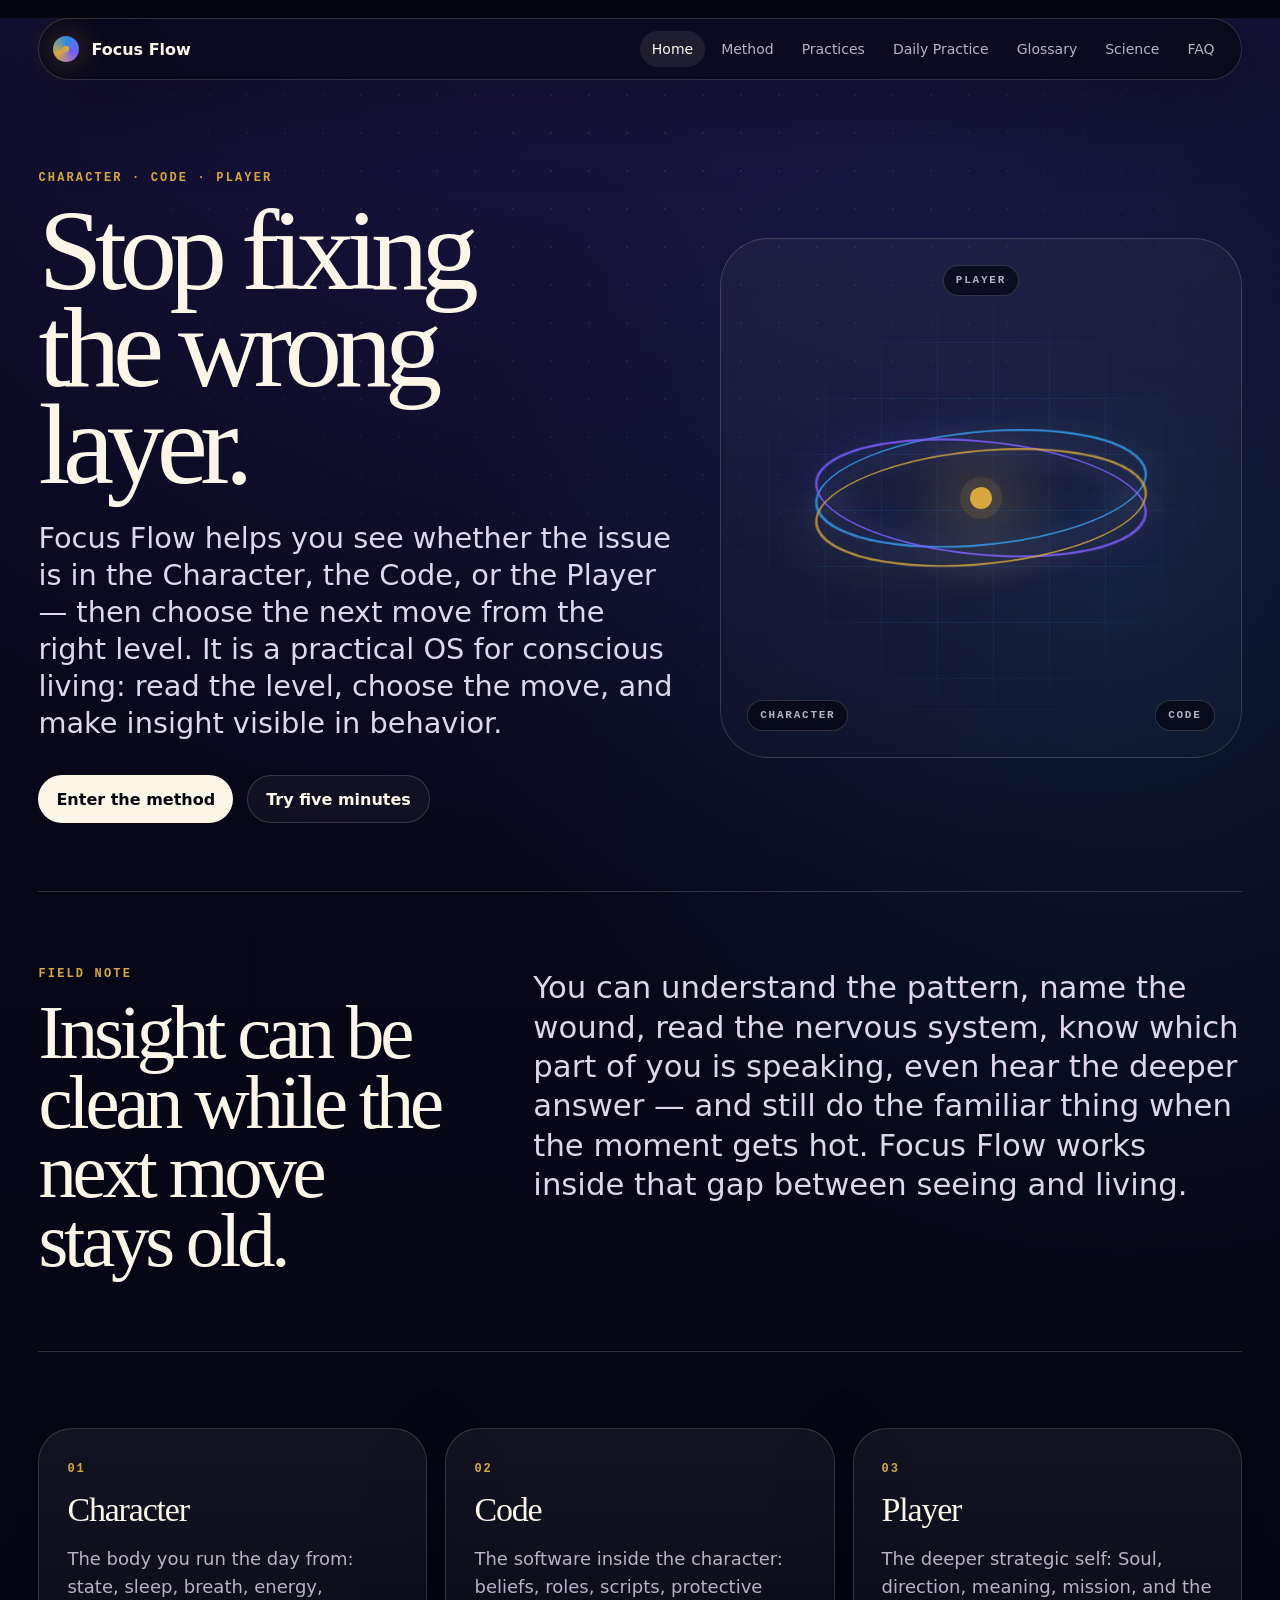
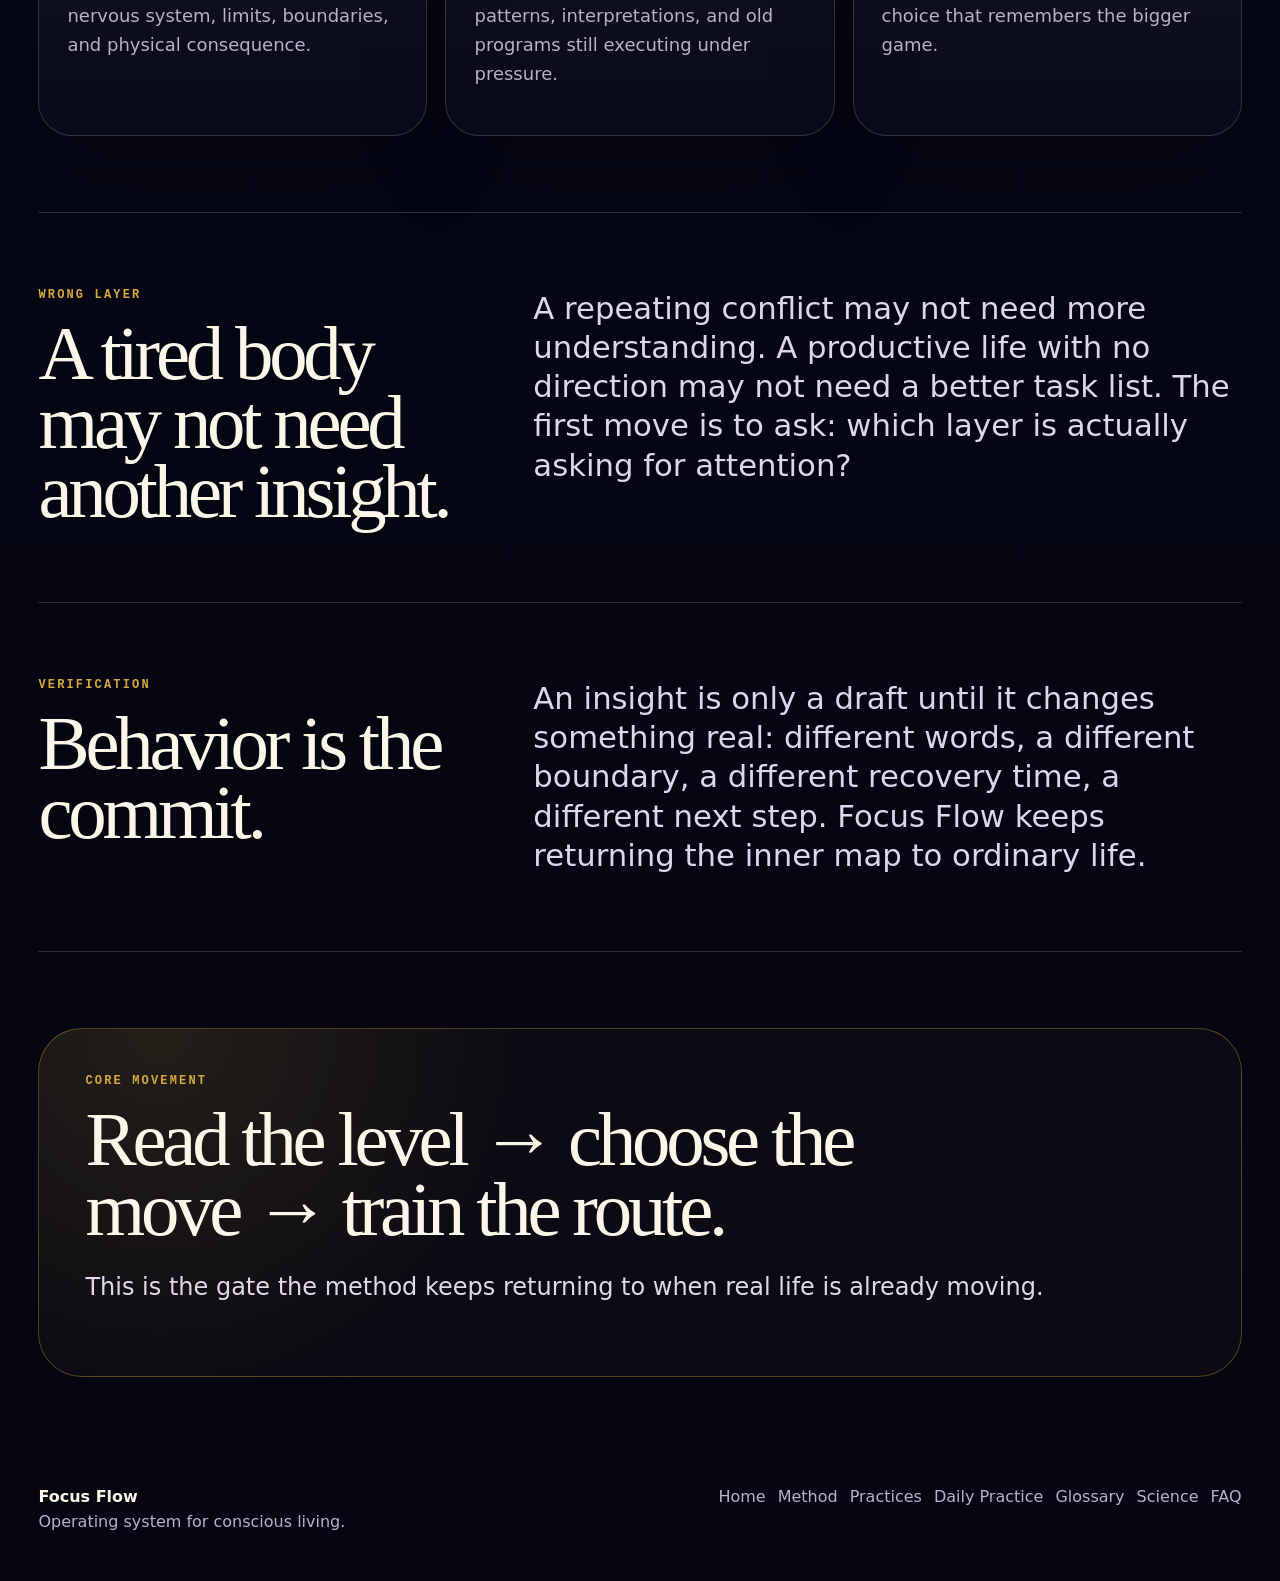
<file: index.html>
<!doctype html>
<html lang="en" class="no-js">
<head>
  <meta charset="utf-8">
  <meta name="viewport" content="width=device-width, initial-scale=1">
  <title>Focus Flow — Stop Fixing the Wrong Layer</title>
  <meta name="description" content="Focus Flow helps you see whether the issue is in the Character, the Code, or the Player — then choose the next move from the right level.">
  <link rel="canonical" href="https://focus-flow-sacred-engineering.vercel.app/index.html">
  <meta property="og:title" content="Focus Flow — Stop Fixing the Wrong Layer">
  <meta property="og:description" content="A practical operating system for conscious living: read the level, choose the move, and make insight visible in behavior.">
  <meta property="og:type" content="website">
  <meta property="og:url" content="https://focus-flow-sacred-engineering.vercel.app/index.html">
  <meta name="twitter:card" content="summary_large_image">
  <script>document.documentElement.classList.remove('no-js');document.documentElement.classList.add('js')</script>
  <link rel="stylesheet" href="styles.css">
</head>
<body>
  <a class="skip-link" href="#main">Skip to content</a>
  <div class="field-noise" aria-hidden="true"></div>
  <nav class="nav" aria-label="Primary navigation">
    <a class="brand" href="index.html"><span class="brand-mark"></span><span>Focus Flow</span></a>
    <button class="nav-toggle" type="button" aria-controls="nav-links" aria-expanded="false">Menu</button>
    <div class="nav-links" id="nav-links"><a class="active" href="index.html">Home</a><a class="" href="methodology.html">Method</a><a class="" href="practices.html">Practices</a><a class="" href="daily-practice.html">Daily Practice</a><a class="" href="glossary.html">Glossary</a><a class="" href="science.html">Science</a><a class="" href="faq.html">FAQ</a></div>
  </nav>
  <header class="hero hero-index">
    <div class="hero-copy">
      <p class="kicker">Character · Code · Player</p>
      <h1>Stop fixing the wrong layer.</h1>
      <p class="lead">Focus Flow helps you see whether the issue is in the Character, the Code, or the Player — then choose the next move from the right level. It is a practical OS for conscious living: read the level, choose the move, and make insight visible in behavior.</p>
      <div class="hero-actions"><a class="btn primary" href="methodology.html">Enter the method</a><a class="btn quiet" href="daily-practice.html">Try five minutes</a></div>
    </div>
    <div class="soul-field" aria-hidden="true">
      <div class="loop loop-blue"></div><div class="loop loop-violet"></div><div class="loop loop-gold"></div>
      <div class="grid-plane"></div><div class="gold-core"></div>
      <span class="field-label body">character</span><span class="field-label mind">code</span><span class="field-label soul">player</span>
    </div>
  </header>
  <main id="main">
    <section class="section split"><div><p class="section-index">field note</p><h2>Insight can be clean while the next move stays old.</h2></div><p class="big-copy">You can understand the pattern, name the wound, read the nervous system, know which part of you is speaking, even hear the deeper answer — and still do the familiar thing when the moment gets hot. Focus Flow works inside that gap between seeing and living.</p></section>
    <section class="section triad">
      <article><span>01</span><h3>Character</h3><p>The body you run the day from: state, sleep, breath, energy, nervous system, limits, boundaries, and physical consequence.</p></article>
      <article><span>02</span><h3>Code</h3><p>The software inside the character: beliefs, roles, scripts, protective patterns, interpretations, and old programs still executing under pressure.</p></article>
      <article><span>03</span><h3>Player</h3><p>The deeper strategic self: Soul, direction, meaning, mission, and the choice that remembers the bigger game.</p></article>
    </section>
    <section class="section split"><div><p class="section-index">wrong layer</p><h2>A tired body may not need another insight.</h2></div><p class="big-copy">A repeating conflict may not need more understanding. A productive life with no direction may not need a better task list. The first move is to ask: which layer is actually asking for attention?</p></section>
    <section class="section split"><div><p class="section-index">verification</p><h2>Behavior is the commit.</h2></div><p class="big-copy">An insight is only a draft until it changes something real: different words, a different boundary, a different recovery time, a different next step. Focus Flow keeps returning the inner map to ordinary life.</p></section>
    <section class="section feature-band"><p class="kicker">core movement</p><h2>Read the level → choose the move → train the route.</h2><p>This is the gate the method keeps returning to when real life is already moving.</p></section>
  </main>
  <footer class="footer"><div><strong>Focus Flow</strong><span>Operating system for conscious living.</span></div><div><a class="active" href="index.html">Home</a><a class="" href="methodology.html">Method</a><a class="" href="practices.html">Practices</a><a class="" href="daily-practice.html">Daily Practice</a><a class="" href="glossary.html">Glossary</a><a class="" href="science.html">Science</a><a class="" href="faq.html">FAQ</a></div></footer>
  <script src="nav.js"></script>
</body>
</html>
</file>
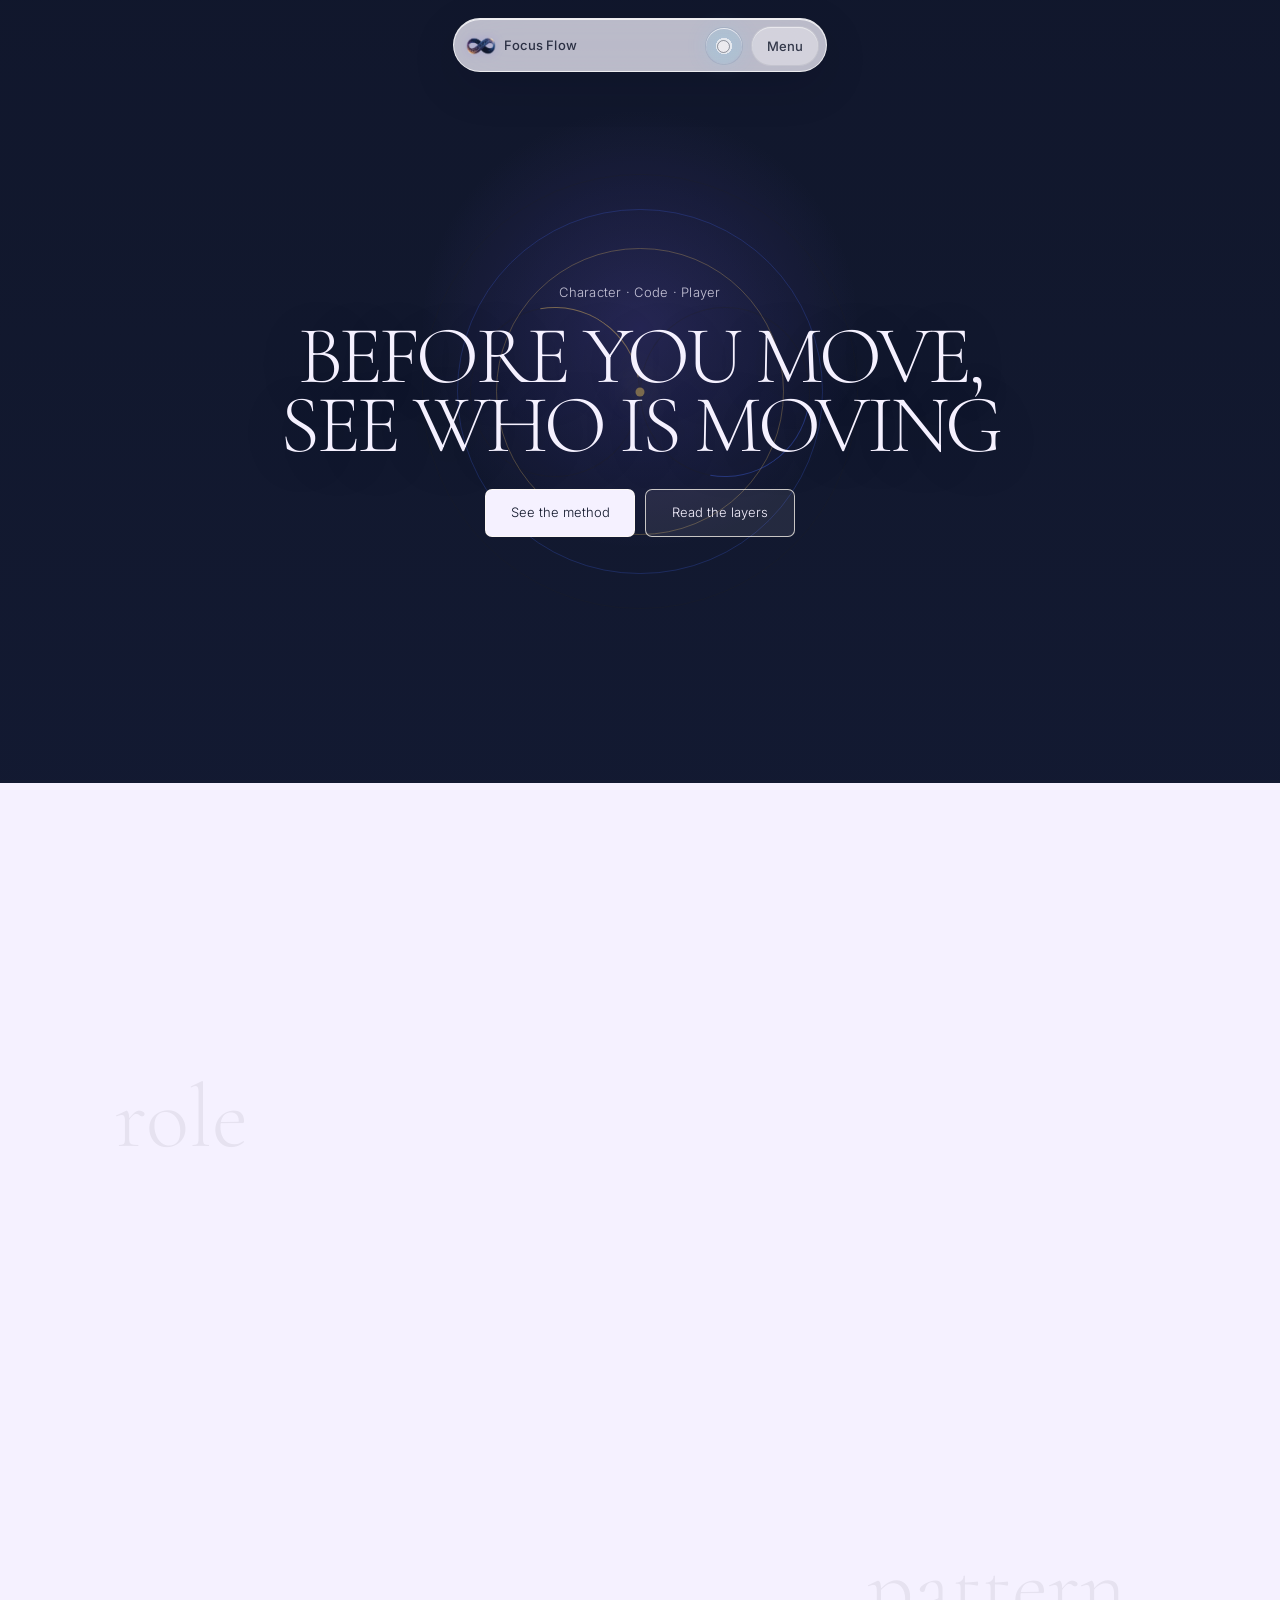
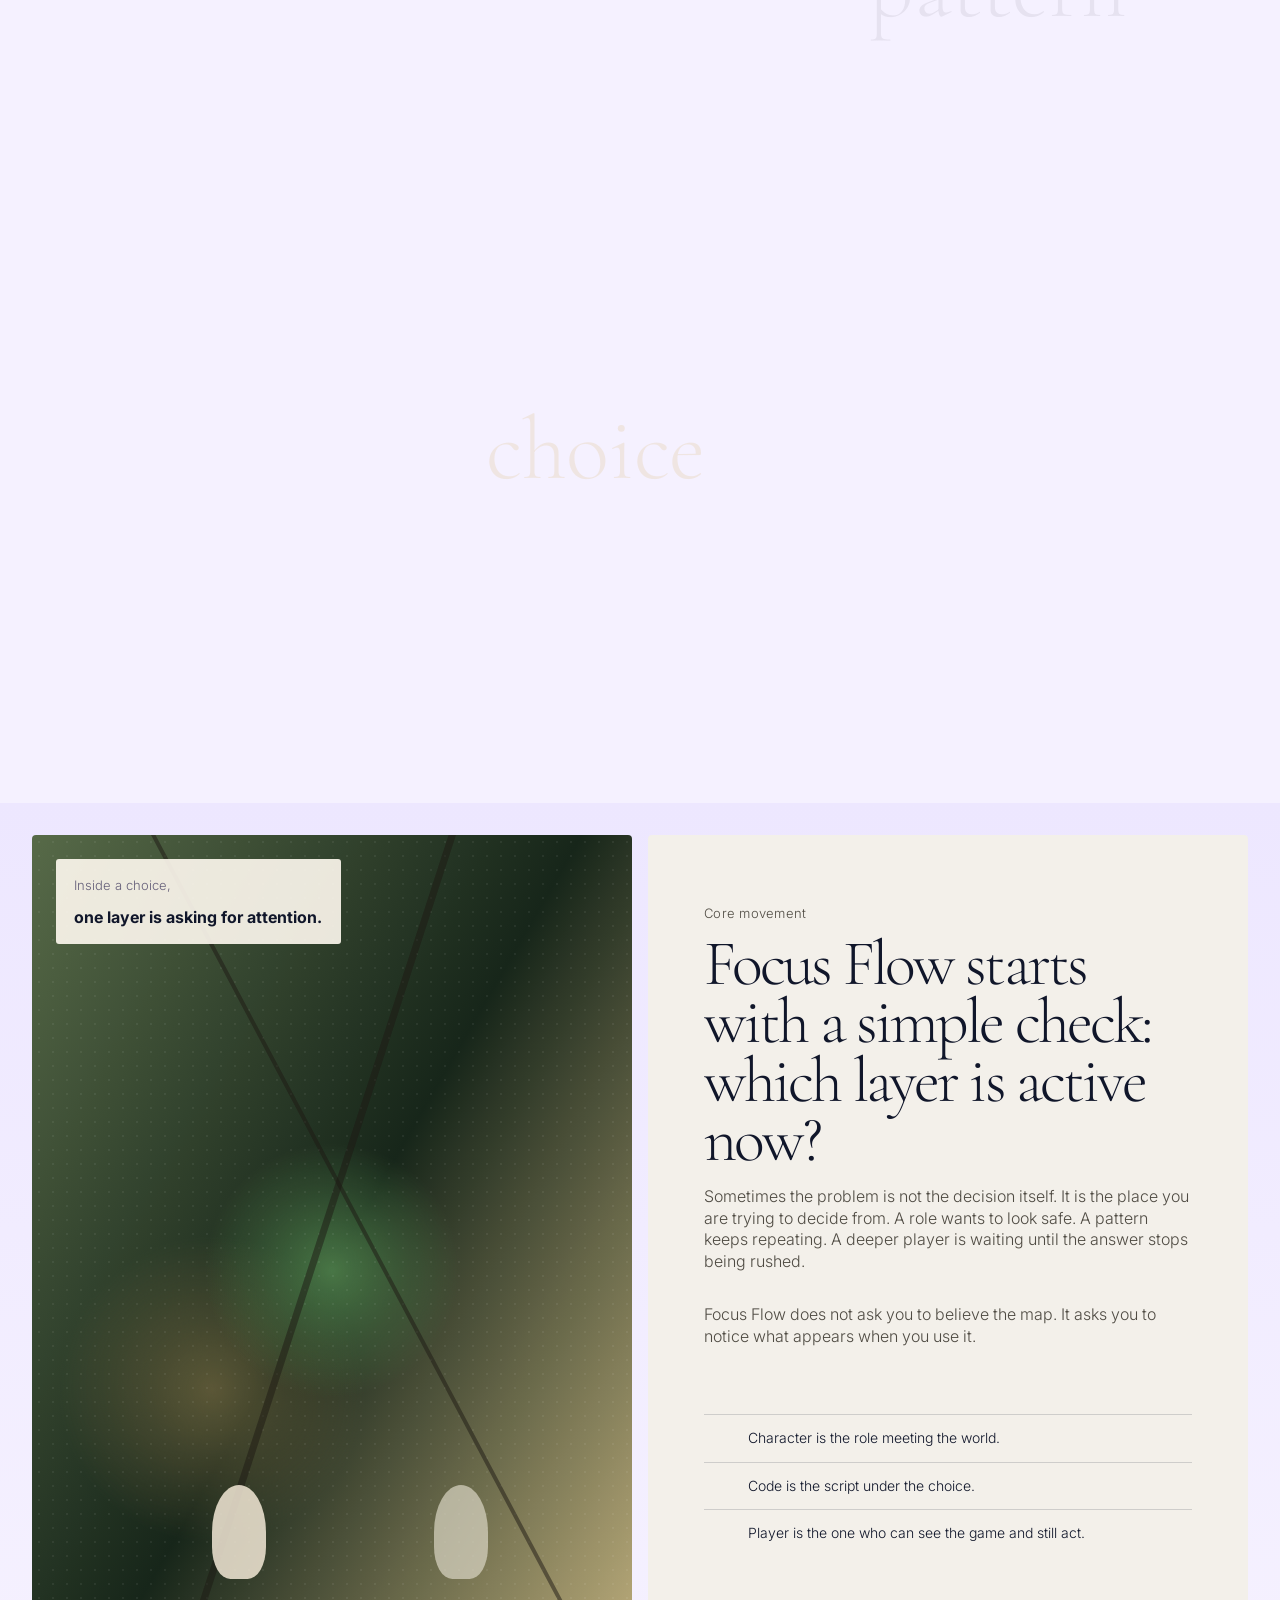
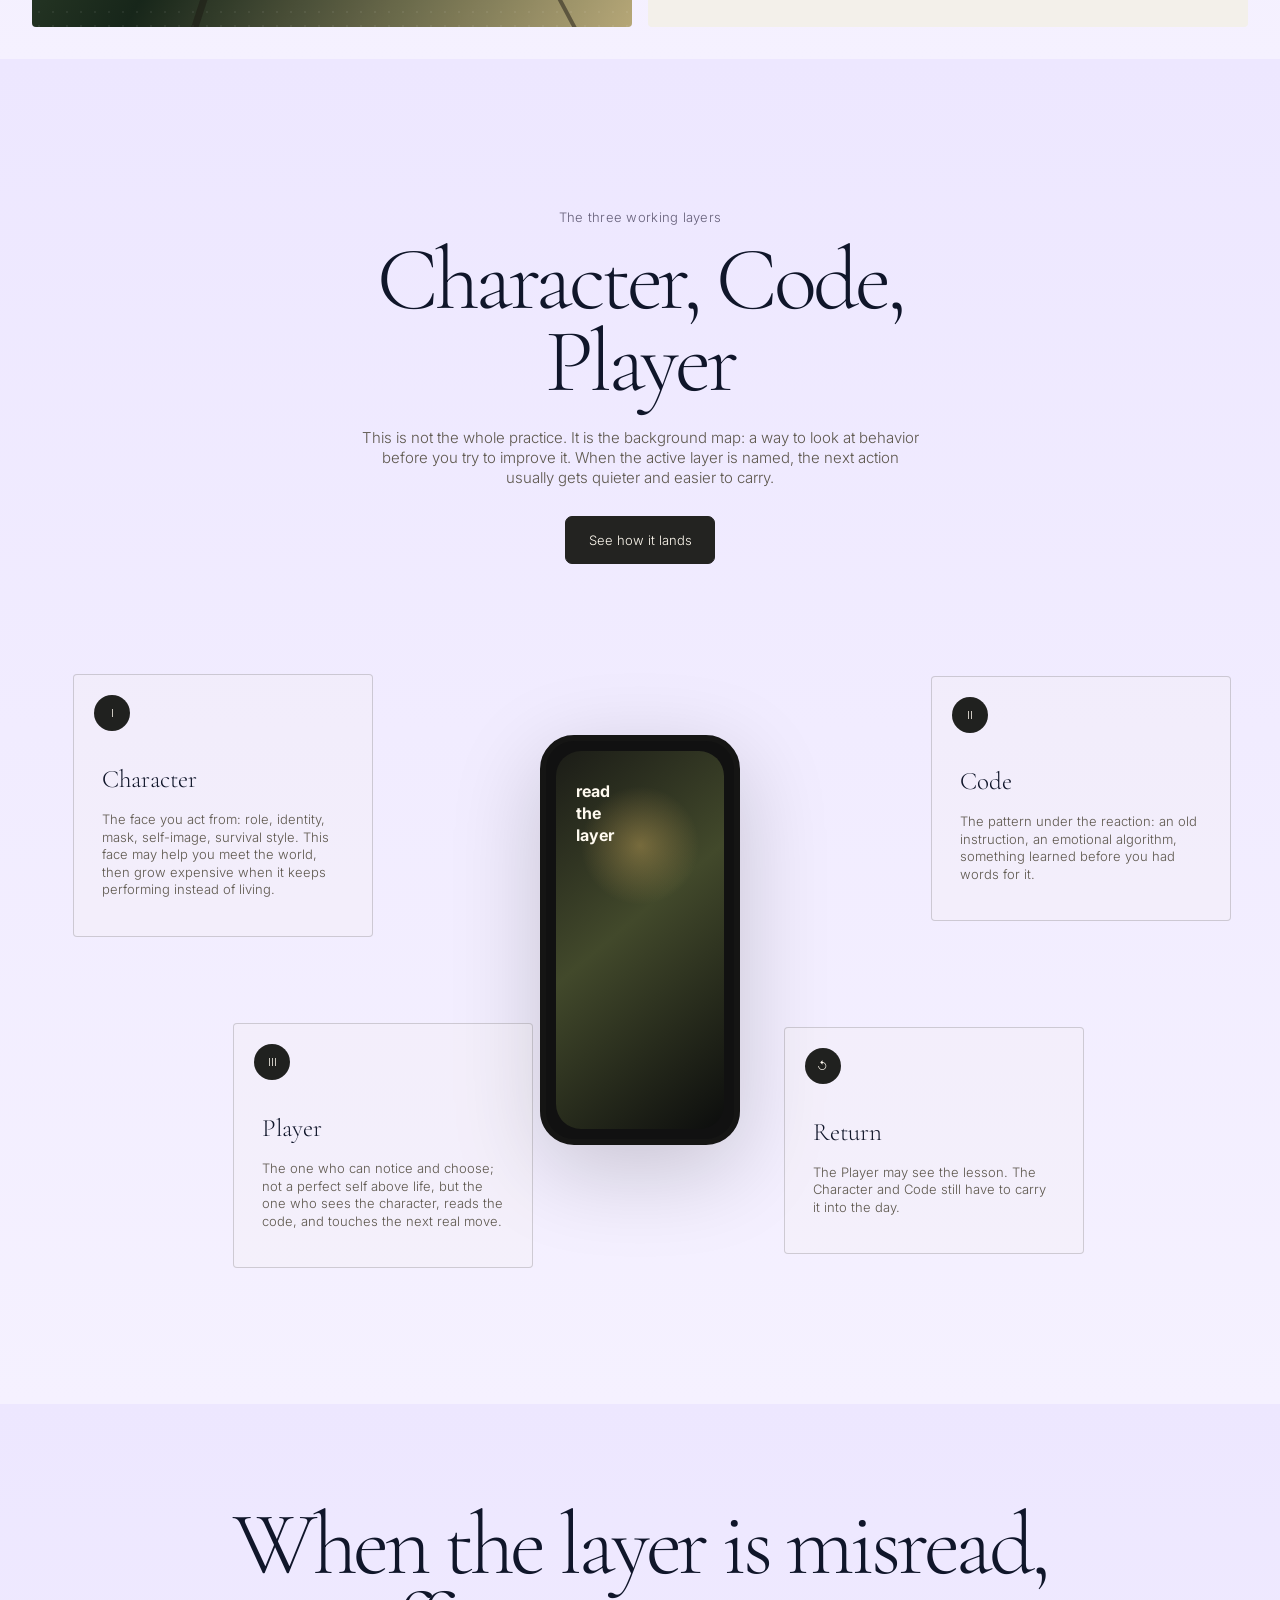
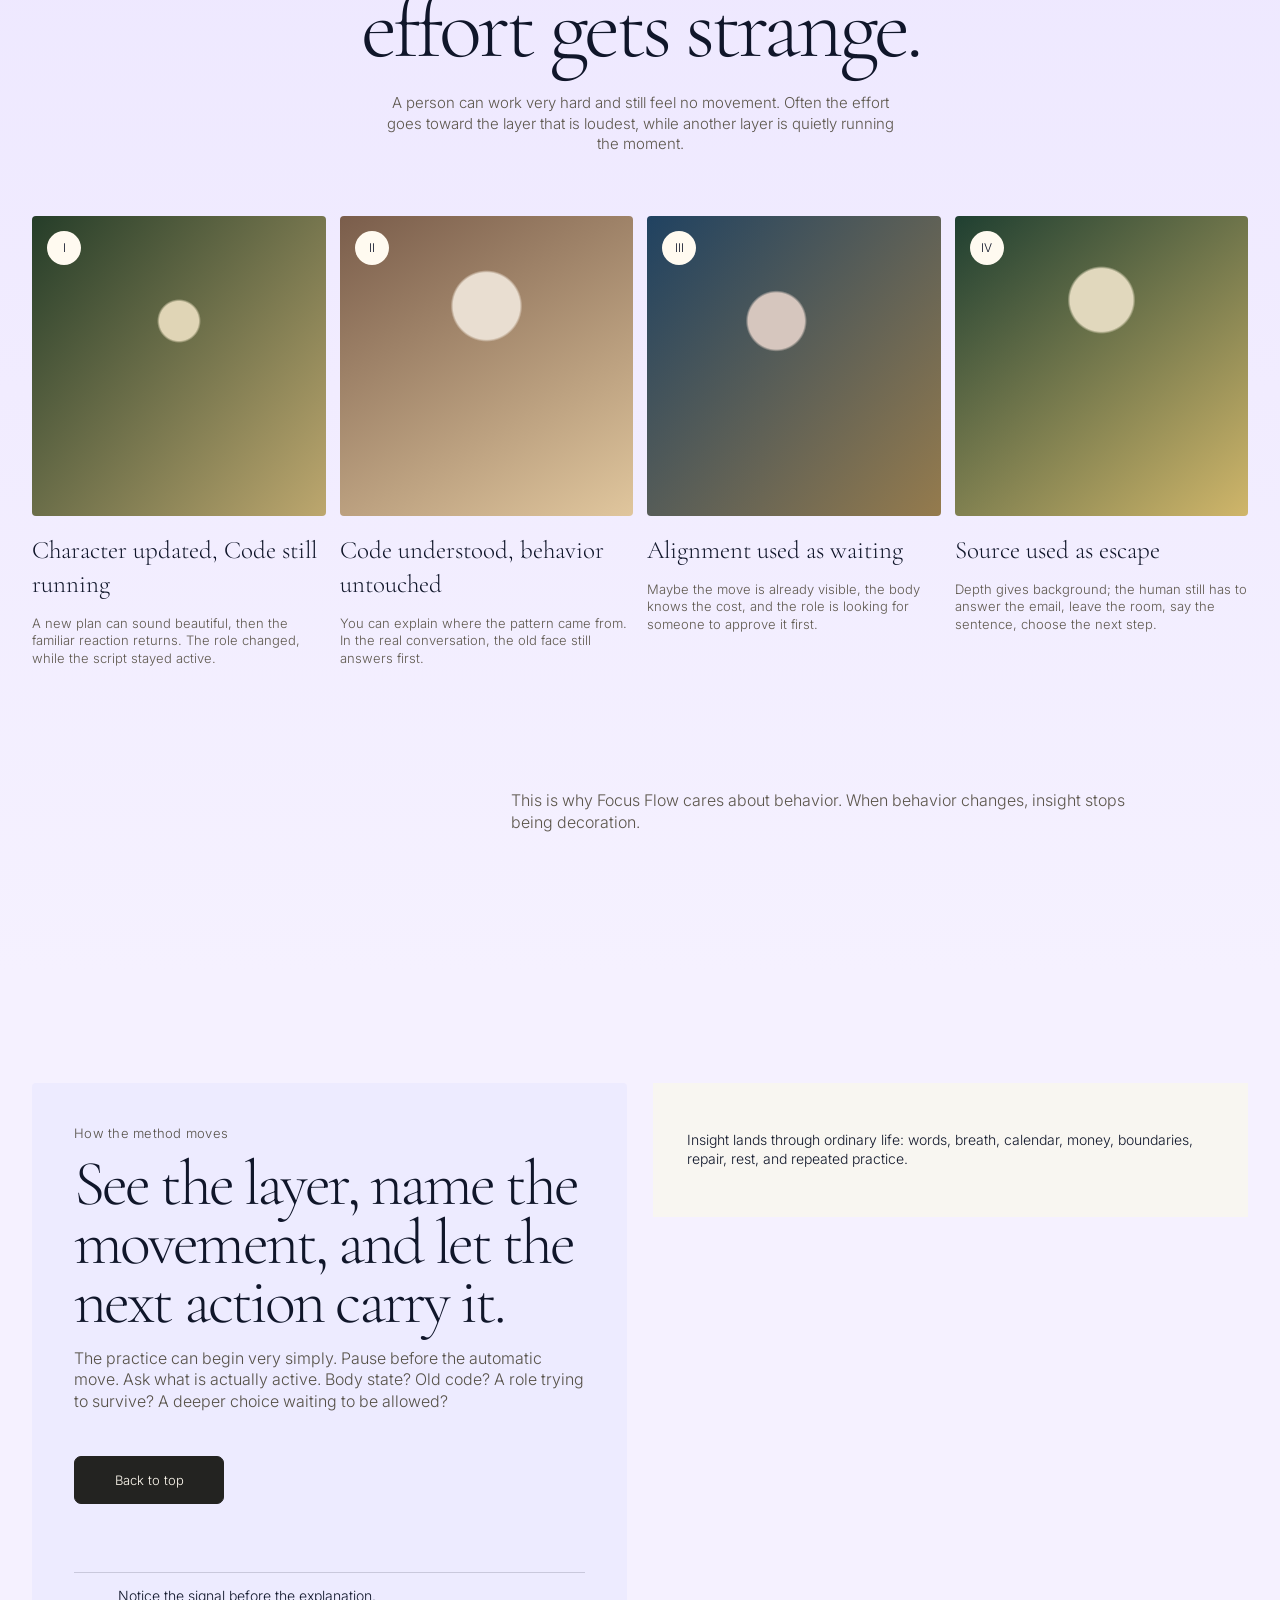
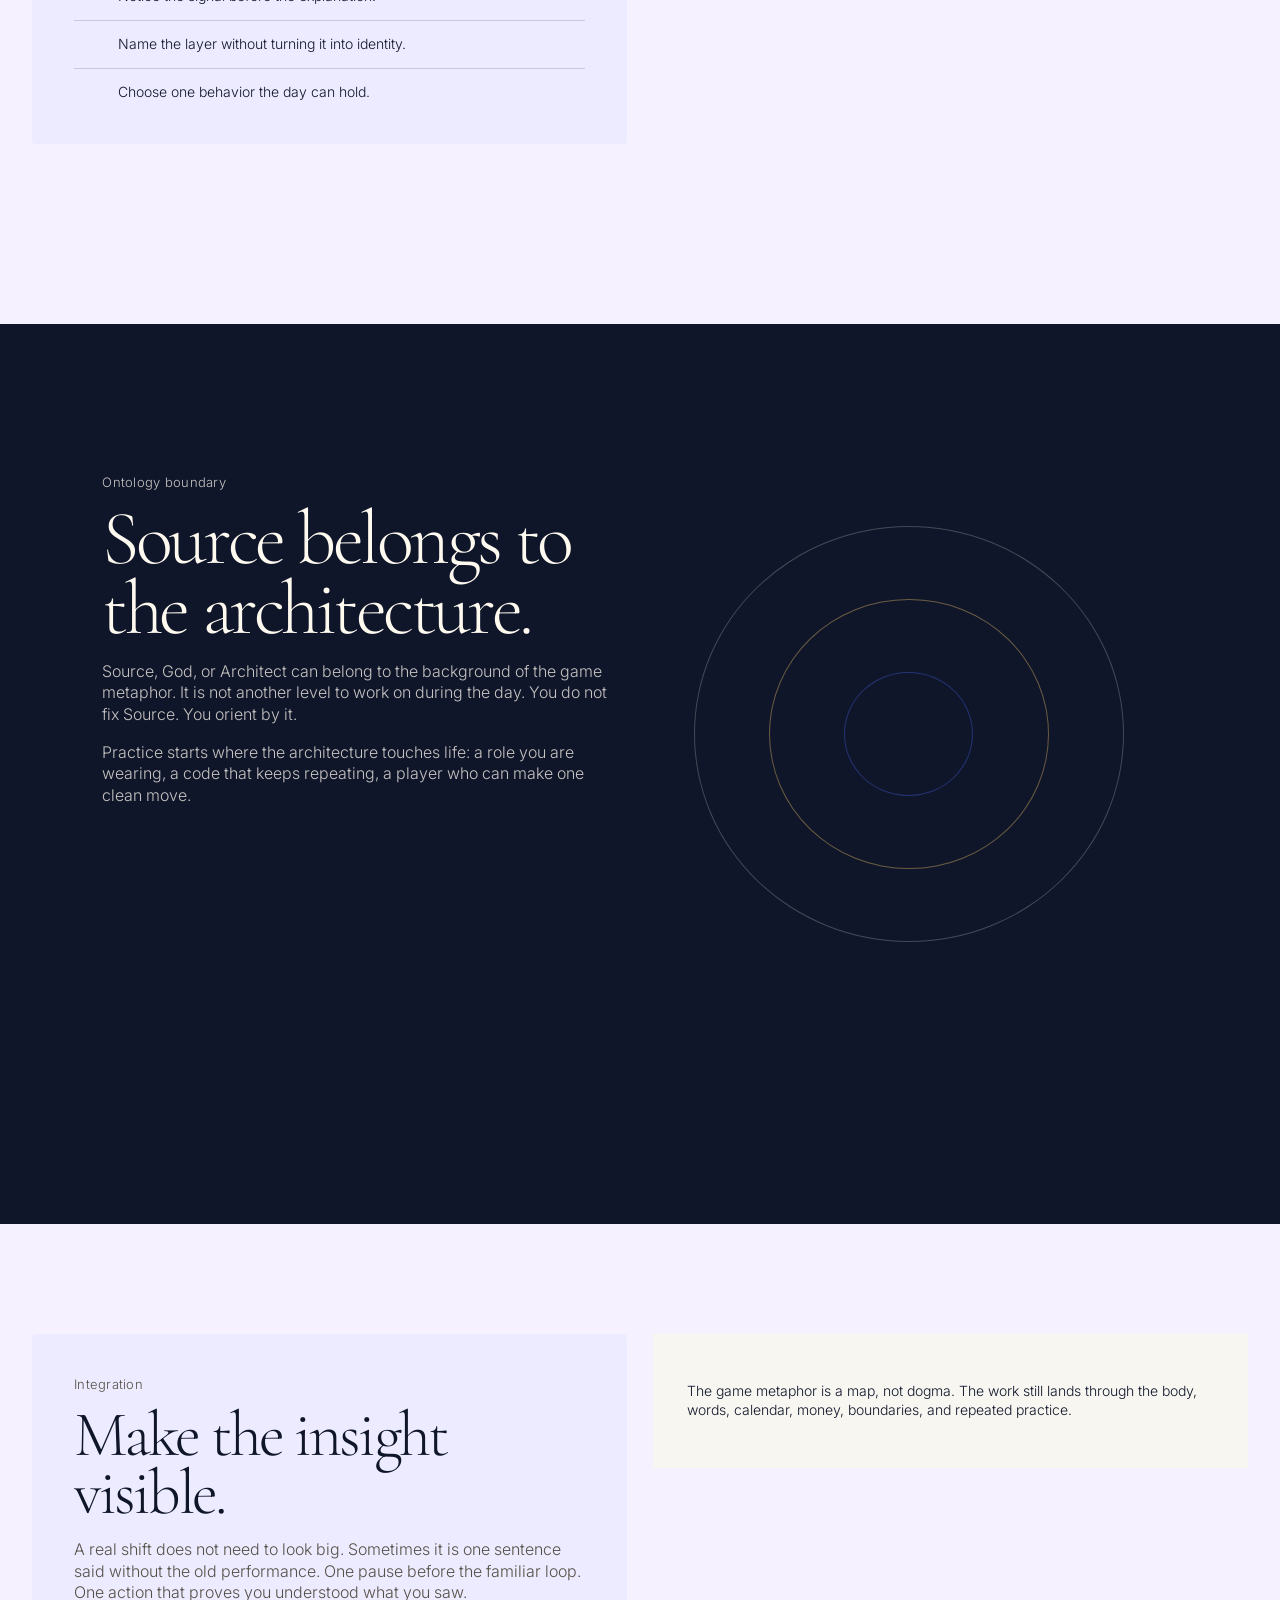
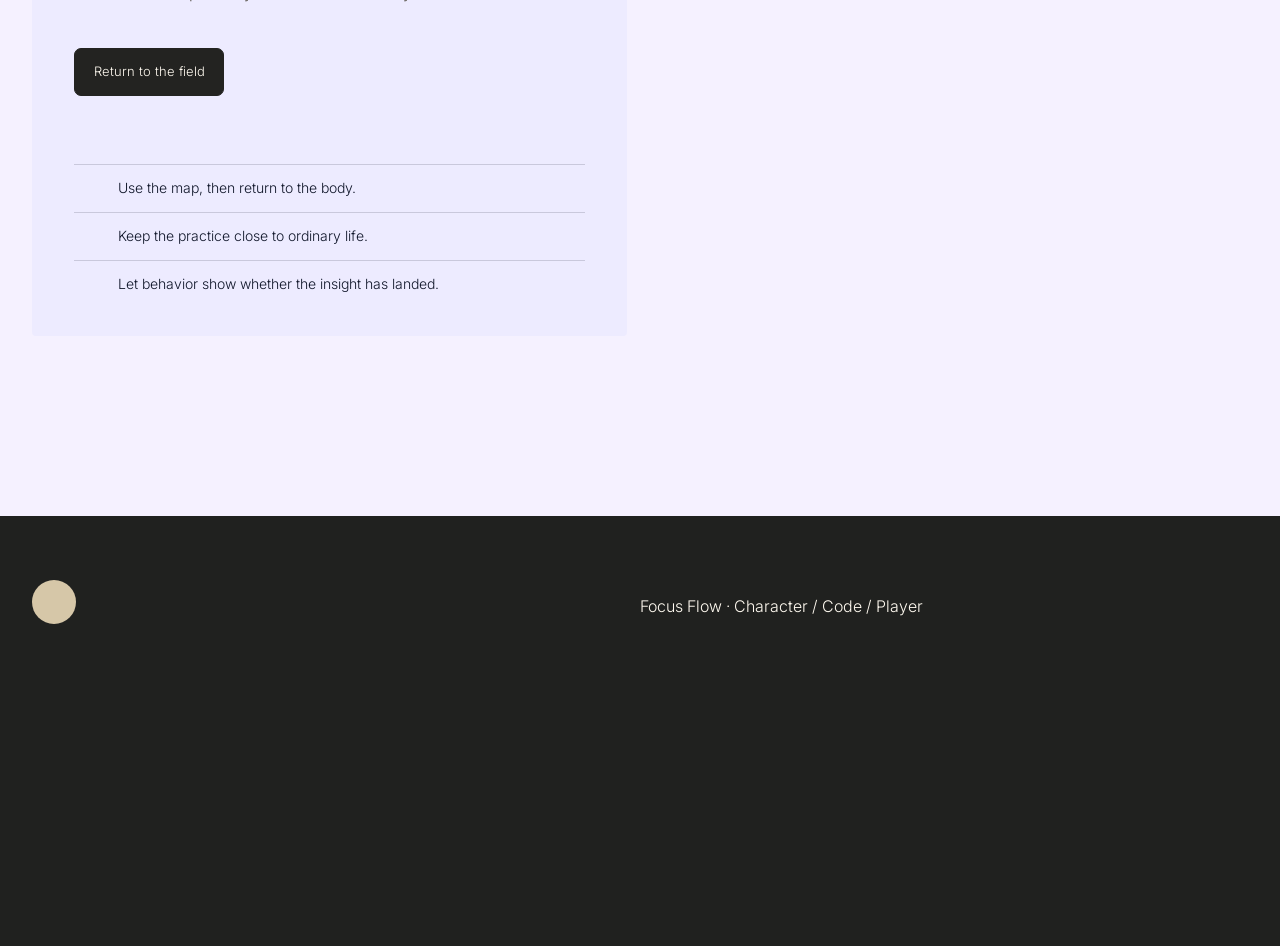
<file: character-code-player.html>
<!doctype html>
<html lang="en">
<head>
  <meta charset="utf-8" />
  <meta name="viewport" content="width=device-width, initial-scale=1" />
  <title>Focus Flow — Before You Move, See Who Is Moving</title>
  <meta name="description" content="A Focus Flow methodology preview on the sacred production design: Character, Code, Player, and the practice of making insight visible in behavior." />
  <link rel="preconnect" href="https://fonts.googleapis.com">
  <link rel="preconnect" href="https://fonts.gstatic.com" crossorigin>
  <link href="https://fonts.googleapis.com/css2?family=Cormorant+Garamond:wght@300;400;500&family=Inter:wght@300;400;500;600&display=swap" rel="stylesheet">
  <link rel="stylesheet" href="styles-sacred-preview.css" />
</head>
<body>
  <nav class="nav-shell" aria-label="Primary">
    <a class="brand" href="#top" aria-label="Focus Flow preview home">
      <img class="brand-logo-real" src="assets/focus-flow-logo-transparent.png" alt="Focus Flow" />
      <span>Focus Flow</span>
    </a>
    <span class="nav-orb" aria-hidden="true"><span></span></span>
    <button class="menu" type="button" aria-label="Open menu" data-menu>Menu</button>
    <div class="menu-panel" data-menu-panel>
      <a href="#method">Method</a>
      <a href="#levels">Layers</a>
      <a href="#misread">Misread</a>
      <a href="#practice">Practice</a>
      <a href="#source">Source</a>
    </div>
  </nav>

  <header id="top" class="hero section-gray">
    <div class="hero-art" aria-hidden="true">
      <video class="hero-video" autoplay muted loop playsinline><source src="assets/hero-placeholder.mp4" type="video/mp4"></video>
      <div class="hero-video-wash"></div>
      <canvas id="field-canvas"></canvas>
      <div class="breath-rings">
        <span></span><span></span><span></span>
      </div>
      <div class="infinity-mark">
        <i></i><i></i><b></b>
      </div>
    </div>
    <div class="hero-copy">
      <p class="kicker">Character · Code · Player</p>
      <h1>BEFORE YOU MOVE,<br>SEE WHO IS MOVING</h1>
      <div class="hero-actions">
        <a href="#method" class="btn primary">See the method</a>
        <a href="#levels" class="btn ghost">Read the layers</a>
      </div>
    </div>
  </header>

  <main>
    <section class="white-space" aria-label="breathing pause">
      <p class="float-word word-1">role</p>
      <p class="float-word word-2">pattern</p>
      <p class="float-word word-3">choice</p>
    </section>

    <section id="method" class="study-grid section-stone">
      <article class="visual-card image-card">
        <div class="soft-photo">
          <div class="photo-noise"></div>
          <div class="tree-lines"></div>
          <div class="human-dot one"></div>
          <div class="human-dot two"></div>
        </div>
        <div class="overlay-note">
          <span>Inside a choice,</span>
          <strong>one layer is asking for attention.</strong>
        </div>
      </article>
      <article class="text-panel">
        <p class="label">Core movement</p>
        <h2>Focus Flow starts with a simple check: which layer is active now?</h2>
        <p>Sometimes the problem is not the decision itself. It is the place you are trying to decide from. A role wants to look safe. A pattern keeps repeating. A deeper player is waiting until the answer stops being rushed.</p>
        <p>Focus Flow does not ask you to believe the map. It asks you to notice what appears when you use it.</p>
        <ul class="line-list">
          <li><span></span>Character is the role meeting the world.</li>
          <li><span></span>Code is the script under the choice.</li>
          <li><span></span>Player is the one who can see the game and still act.</li>
        </ul>
      </article>
    </section>

    <section id="levels" class="practice section-stone">
      <p class="label center">The three working layers</p>
      <h2>Character, Code,<br>Player</h2>
      <p class="section-intro">This is not the whole practice. It is the background map: a way to look at behavior before you try to improve it. When the active layer is named, the next action usually gets quieter and easier to carry.</p>
      <a href="#practice" class="btn dark">See how it lands</a>
      <div class="orbit-layout">
        <article class="mini-card left-top">
          <span class="mini-icon">I</span>
          <h3>Character</h3>
          <p>The face you act from: role, identity, mask, self-image, survival style. This face may help you meet the world, then grow expensive when it keeps performing instead of living.</p>
        </article>
        <article class="mini-card right-top">
          <span class="mini-icon">II</span>
          <h3>Code</h3>
          <p>The pattern under the reaction: an old instruction, an emotional algorithm, something learned before you had words for it.</p>
        </article>
        <div class="phone-ritual" aria-hidden="true">
          <div class="phone-screen">
            <span></span><span></span><span></span>
            <b>read<br>the<br>layer</b>
          </div>
        </div>
        <article class="mini-card left-bottom">
          <span class="mini-icon">III</span>
          <h3>Player</h3>
          <p>The one who can notice and choose; not a perfect self above life, but the one who sees the character, reads the code, and touches the next real move.</p>
        </article>
        <article class="mini-card right-bottom">
          <span class="mini-icon">↺</span>
          <h3>Return</h3>
          <p>The Player may see the lesson. The Character and Code still have to carry it into the day.</p>
        </article>
      </div>
    </section>

    <section id="misread" class="sessions section-stone">
      <h2>When the layer is misread,<br>effort gets strange.</h2>
      <p class="section-intro narrow">A person can work very hard and still feel no movement. Often the effort goes toward the layer that is loudest, while another layer is quietly running the moment.</p>
      <div class="session-row">
        <article class="session-card"><div class="session-image img-1"><span>I</span></div><h3>Character updated, Code still running</h3><p>A new plan can sound beautiful, then the familiar reaction returns. The role changed, while the script stayed active.</p></article>
        <article class="session-card"><div class="session-image img-2"><span>II</span></div><h3>Code understood, behavior untouched</h3><p>You can explain where the pattern came from. In the real conversation, the old face still answers first.</p></article>
        <article class="session-card"><div class="session-image img-3"><span>III</span></div><h3>Alignment used as waiting</h3><p>Maybe the move is already visible, the body knows the cost, and the role is looking for someone to approve it first.</p></article>
        <article class="session-card"><div class="session-image img-4"><span>IV</span></div><h3>Source used as escape</h3><p>Depth gives background; the human still has to answer the email, leave the room, say the sentence, choose the next step.</p></article>
      </div>
      <p class="closing-line">This is why Focus Flow cares about behavior. When behavior changes, insight stops being decoration.</p>
    </section>

    <section id="practice" class="container-section section-ivory">
      <article class="large-card">
        <p class="label">How the method moves</p>
        <h2>See the layer, name the movement, and let the next action carry it.</h2>
        <p>The practice can begin very simply. Pause before the automatic move. Ask what is actually active. Body state? Old code? A role trying to survive? A deeper choice waiting to be allowed?</p>
        <a class="btn dark" href="#top">Back to top</a>
        <ul class="line-list compact">
          <li><span></span>Notice the signal before the explanation.</li>
          <li><span></span>Name the layer without turning it into identity.</li>
          <li><span></span>Choose one behavior the day can hold.</li>
        </ul>
      </article>
      <aside class="small-note">
        <span></span>
        <p>Insight lands through ordinary life: words, breath, calendar, money, boundaries, repair, rest, and repeated practice.</p>
      </aside>
    </section>

    <section id="source" class="deep-gray">
      <div>
        <p class="label light">Ontology boundary</p>
        <h2>Source belongs to the architecture.</h2>
        <p>Source, God, or Architect can belong to the background of the game metaphor. It is not another level to work on during the day. You do not fix Source. You orient by it.</p>
        <p>Practice starts where the architecture touches life: a role you are wearing, a code that keeps repeating, a player who can make one clean move.</p>
      </div>
      <div class="slow-axis" aria-hidden="true"><span></span><span></span><span></span></div>
    </section>

    <section id="integration" class="container-section section-ivory">
      <article class="large-card">
        <p class="label">Integration</p>
        <h2>Make the insight visible.</h2>
        <p>A real shift does not need to look big. Sometimes it is one sentence said without the old performance. One pause before the familiar loop. One action that proves you understood what you saw.</p>
        <a class="btn dark" href="#top">Return to the field</a>
        <ul class="line-list compact">
          <li><span></span>Use the map, then return to the body.</li>
          <li><span></span>Keep the practice close to ordinary life.</li>
          <li><span></span>Let behavior show whether the insight has landed.</li>
        </ul>
      </article>
      <aside class="small-note">
        <span></span>
        <p>The game metaphor is a map, not dogma. The work still lands through the body, words, calendar, money, boundaries, and repeated practice.</p>
      </aside>
    </section>
  </main>

  <footer>
    <span class="footer-dot"></span>
    <p>Focus Flow · Character / Code / Player</p>
  </footer>

  <script src="script.js"></script>
</body>
</html>
</file>
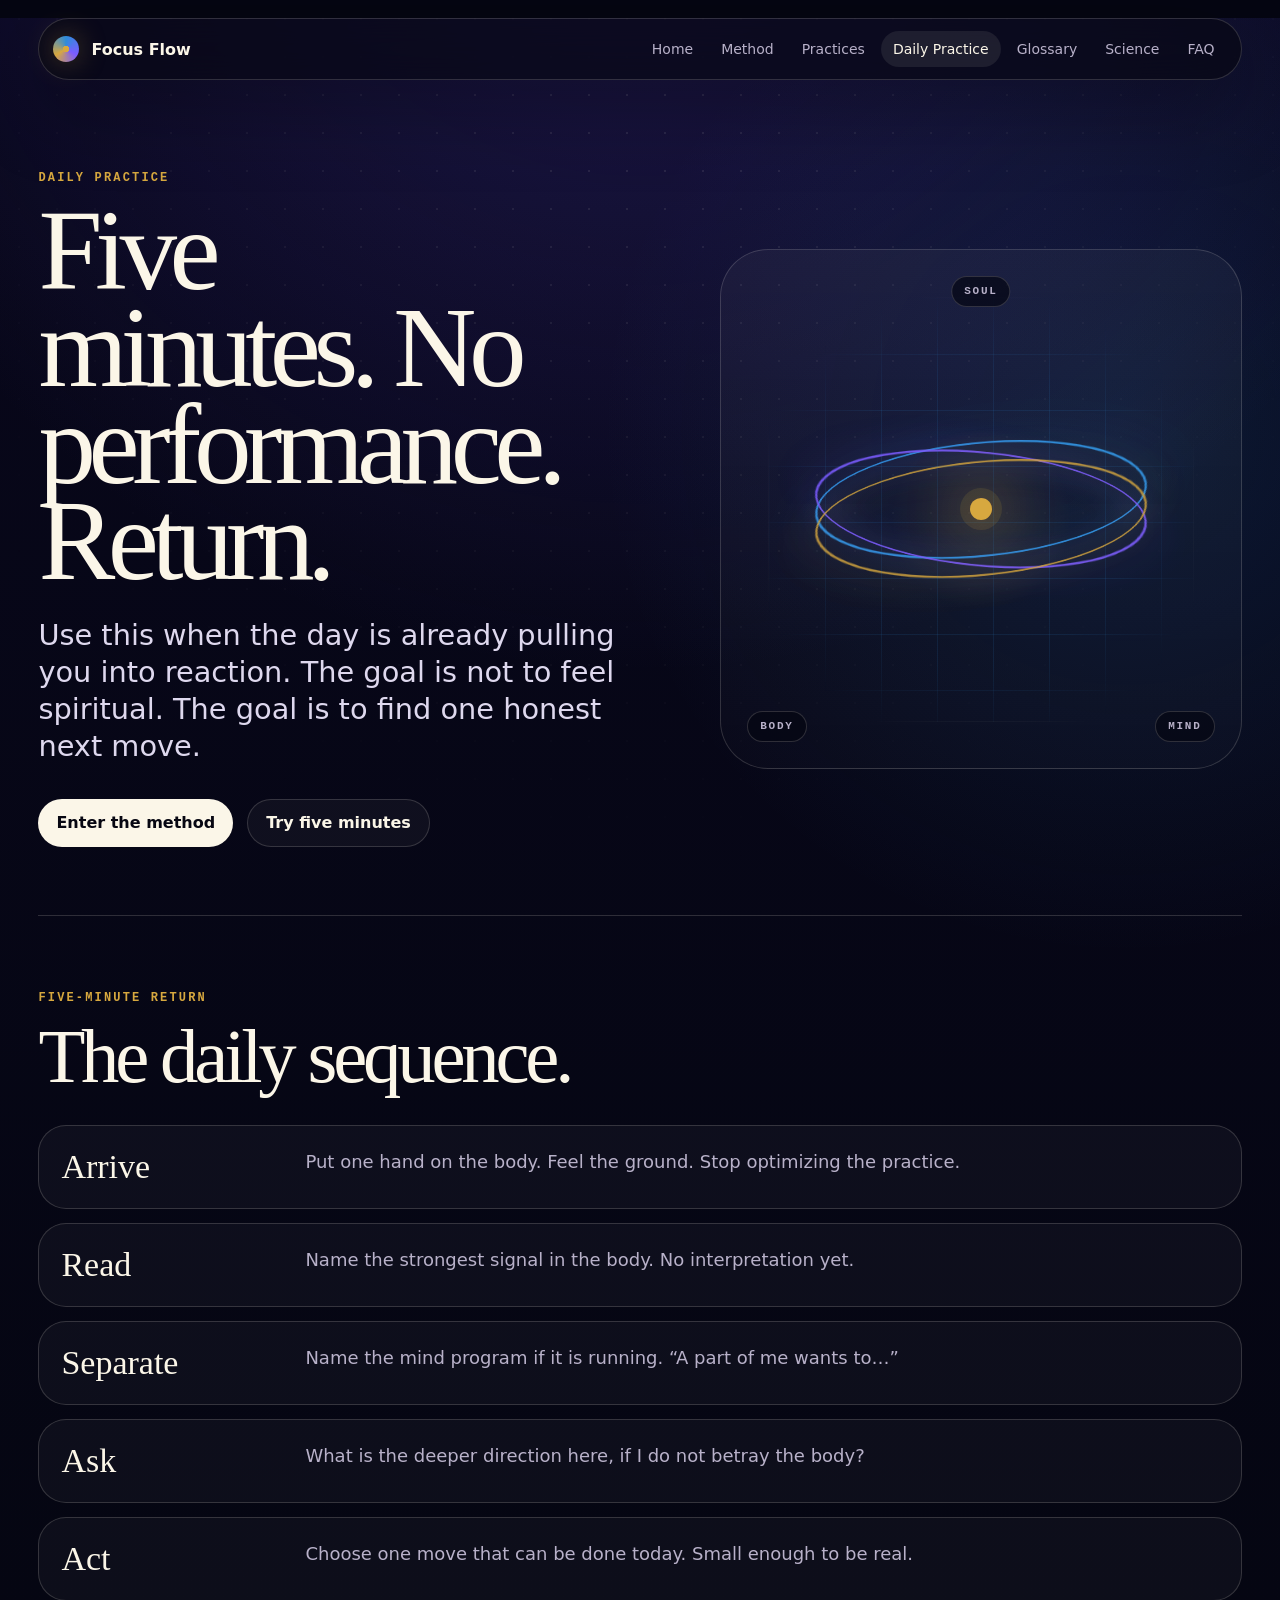
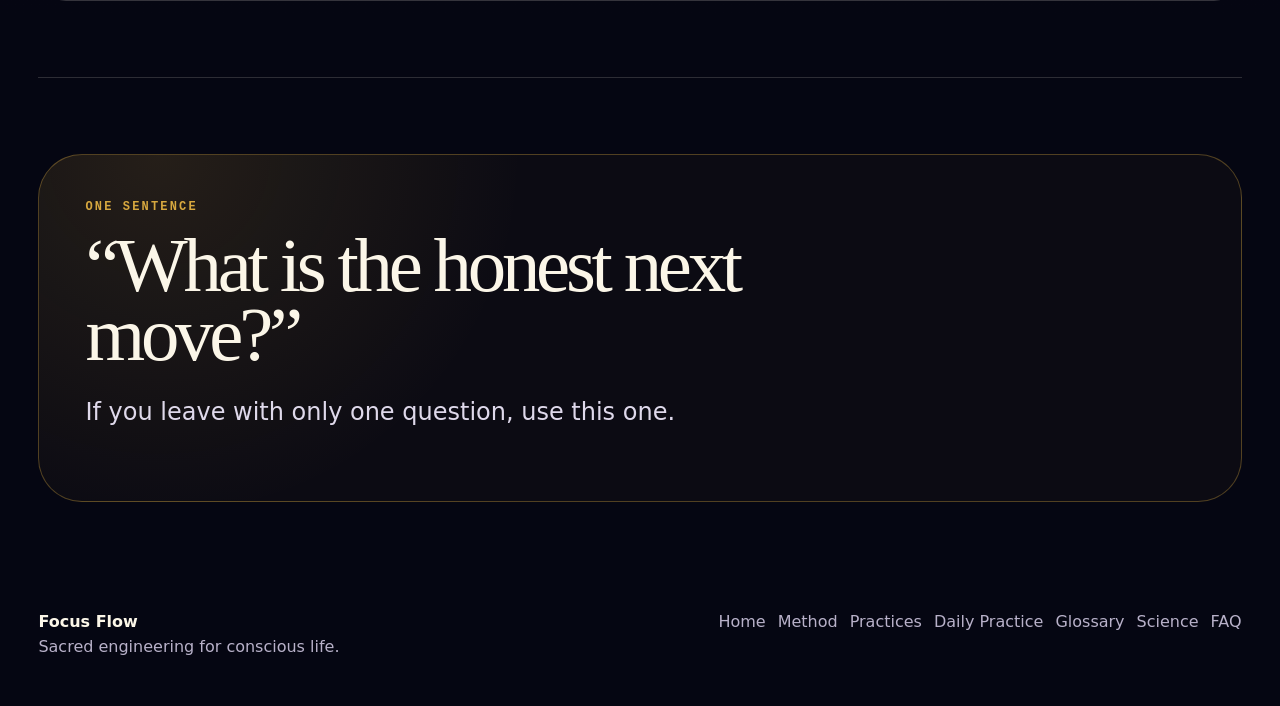
<file: daily-practice.html>
<!doctype html>
<html lang="en" class="no-js">
<head>
  <meta charset="utf-8">
  <meta name="viewport" content="width=device-width, initial-scale=1">
  <title>Focus Flow Daily Practice — Five Minutes to Return</title>
  <meta name="description" content="A short daily Focus Flow practice for body, mind, soul, and action.">
  <link rel="canonical" href="https://focus-flow-sacred-engineering.vercel.app/daily-practice.html">
  <meta property="og:title" content="Focus Flow Daily Practice — Five Minutes to Return">
  <meta property="og:description" content="A short daily Focus Flow practice for body, mind, soul, and action.">
  <meta property="og:type" content="website">
  <meta property="og:url" content="https://focus-flow-sacred-engineering.vercel.app/daily-practice.html">
  <meta name="twitter:card" content="summary_large_image">
  <script>document.documentElement.classList.remove('no-js');document.documentElement.classList.add('js')</script>
  <link rel="stylesheet" href="styles.css">
</head>
<body>
  <a class="skip-link" href="#main">Skip to content</a>
  <div class="field-noise" aria-hidden="true"></div>
  <nav class="nav" aria-label="Primary navigation">
    <a class="brand" href="index.html"><span class="brand-mark"></span><span>Focus Flow</span></a>
    <button class="nav-toggle" type="button" aria-controls="nav-links" aria-expanded="false">Menu</button>
    <div class="nav-links" id="nav-links"><a class="" href="index.html">Home</a><a class="" href="methodology.html">Method</a><a class="" href="practices.html">Practices</a><a class="active" href="daily-practice.html">Daily Practice</a><a class="" href="glossary.html">Glossary</a><a class="" href="science.html">Science</a><a class="" href="faq.html">FAQ</a></div>
  </nav>
  <header class="hero hero-daily-practice">
    <div class="hero-copy">
      <p class="kicker">daily practice</p>
      <h1>Five minutes. No performance. Return.</h1>
      <p class="lead">Use this when the day is already pulling you into reaction. The goal is not to feel spiritual. The goal is to find one honest next move.</p>
      <div class="hero-actions"><a class="btn primary" href="methodology.html">Enter the method</a><a class="btn quiet" href="daily-practice.html">Try five minutes</a></div>
    </div>
    <div class="soul-field" aria-hidden="true">
      <div class="loop loop-blue"></div><div class="loop loop-violet"></div><div class="loop loop-gold"></div>
      <div class="grid-plane"></div><div class="gold-core"></div>
      <span class="field-label body">body</span><span class="field-label mind">mind</span><span class="field-label soul">soul</span>
    </div>
  </header>
  <main id="main">
    <section class="section ritual"><p class="section-index">five-minute return</p><h2>The daily sequence.</h2><ol class="ritual-list"><li><span>Arrive</span><p>Put one hand on the body. Feel the ground. Stop optimizing the practice.</p></li><li><span>Read</span><p>Name the strongest signal in the body. No interpretation yet.</p></li><li><span>Separate</span><p>Name the mind program if it is running. “A part of me wants to…”</p></li><li><span>Ask</span><p>What is the deeper direction here, if I do not betray the body?</p></li><li><span>Act</span><p>Choose one move that can be done today. Small enough to be real.</p></li></ol></section><section class="section feature-band"><p class="kicker">one sentence</p><h2>“What is the honest next move?”</h2><p>If you leave with only one question, use this one.</p></section>
  </main>
  <footer class="footer"><div><strong>Focus Flow</strong><span>Sacred engineering for conscious life.</span></div><div><a class="" href="index.html">Home</a><a class="" href="methodology.html">Method</a><a class="" href="practices.html">Practices</a><a class="active" href="daily-practice.html">Daily Practice</a><a class="" href="glossary.html">Glossary</a><a class="" href="science.html">Science</a><a class="" href="faq.html">FAQ</a></div></footer>
  <script src="nav.js"></script>
</body>
</html>
</file>
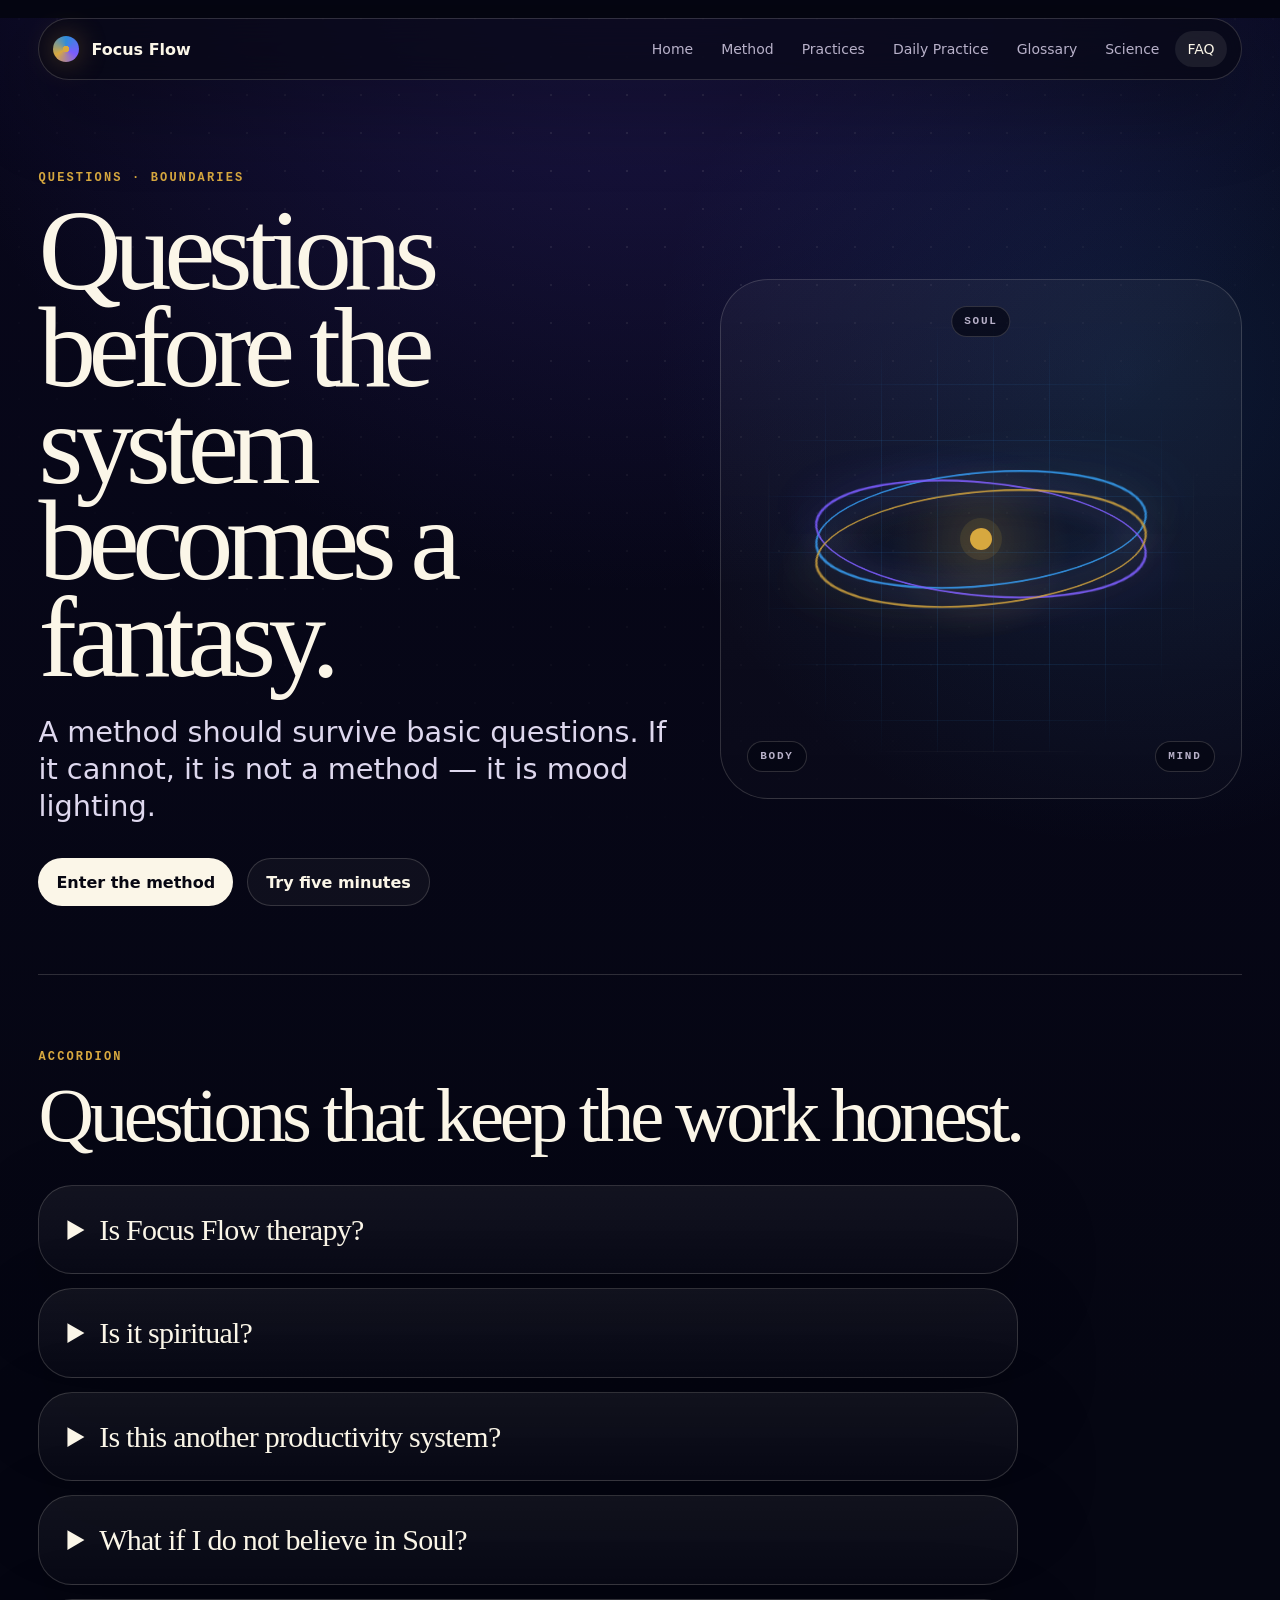
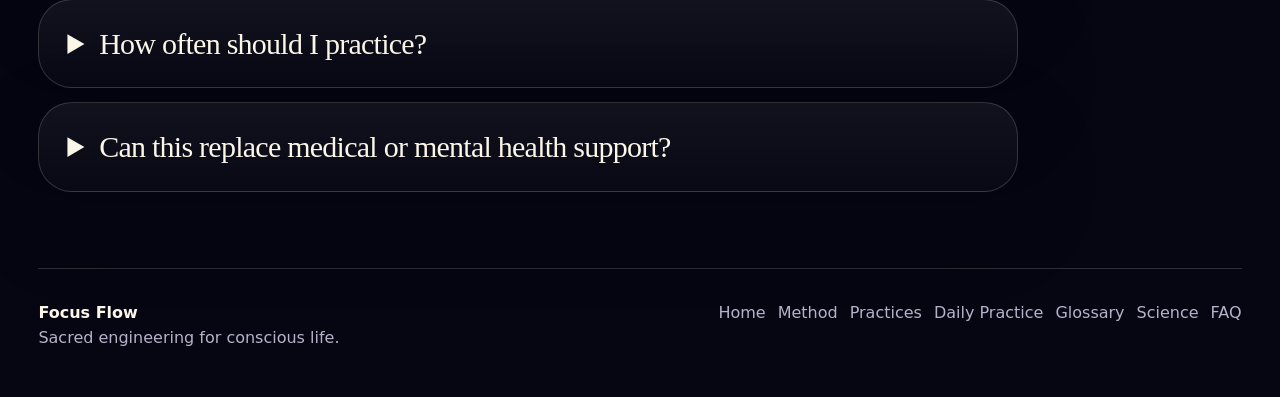
<file: faq.html>
<!doctype html>
<html lang="en" class="no-js">
<head>
  <meta charset="utf-8">
  <meta name="viewport" content="width=device-width, initial-scale=1">
  <title>Focus Flow FAQ — Practical Questions</title>
  <meta name="description" content="Questions about Focus Flow, therapy, spirituality, daily practice, and safety.">
  <link rel="canonical" href="https://focus-flow-sacred-engineering.vercel.app/faq.html">
  <meta property="og:title" content="Focus Flow FAQ — Practical Questions">
  <meta property="og:description" content="Questions about Focus Flow, therapy, spirituality, daily practice, and safety.">
  <meta property="og:type" content="website">
  <meta property="og:url" content="https://focus-flow-sacred-engineering.vercel.app/faq.html">
  <meta name="twitter:card" content="summary_large_image">
  <script>document.documentElement.classList.remove('no-js');document.documentElement.classList.add('js')</script>
  <link rel="stylesheet" href="styles.css">
</head>
<body>
  <a class="skip-link" href="#main">Skip to content</a>
  <div class="field-noise" aria-hidden="true"></div>
  <nav class="nav" aria-label="Primary navigation">
    <a class="brand" href="index.html"><span class="brand-mark"></span><span>Focus Flow</span></a>
    <button class="nav-toggle" type="button" aria-controls="nav-links" aria-expanded="false">Menu</button>
    <div class="nav-links" id="nav-links"><a class="" href="index.html">Home</a><a class="" href="methodology.html">Method</a><a class="" href="practices.html">Practices</a><a class="" href="daily-practice.html">Daily Practice</a><a class="" href="glossary.html">Glossary</a><a class="" href="science.html">Science</a><a class="active" href="faq.html">FAQ</a></div>
  </nav>
  <header class="hero hero-faq">
    <div class="hero-copy">
      <p class="kicker">questions · boundaries</p>
      <h1>Questions before the system becomes a fantasy.</h1>
      <p class="lead">A method should survive basic questions. If it cannot, it is not a method — it is mood lighting.</p>
      <div class="hero-actions"><a class="btn primary" href="methodology.html">Enter the method</a><a class="btn quiet" href="daily-practice.html">Try five minutes</a></div>
    </div>
    <div class="soul-field" aria-hidden="true">
      <div class="loop loop-blue"></div><div class="loop loop-violet"></div><div class="loop loop-gold"></div>
      <div class="grid-plane"></div><div class="gold-core"></div>
      <span class="field-label body">body</span><span class="field-label mind">mind</span><span class="field-label soul">soul</span>
    </div>
  </header>
  <main id="main">
    <section class="section faq"><p class="section-index">accordion</p><h2>Questions that keep the work honest.</h2><div class="faq-list"><details><summary>Is Focus Flow therapy?</summary><p>No. It can be therapeutic in effect, but it is not therapy, diagnosis, or crisis care. It is a methodology for self-observation, state reading, and embodied choice.</p></details><details><summary>Is it spiritual?</summary><p>Yes, but not in a decorative way. Soul / Higher Self is part of the map. It does not cancel the body, boundaries, responsibility, or common sense.</p></details><details><summary>Is this another productivity system?</summary><p>No. Productivity asks how to do more. Focus Flow asks who is acting, from which state, and whether the action is honest.</p></details><details><summary>What if I do not believe in Soul?</summary><p>Use the word direction, conscience, deeper knowing, or long-range truth. The practice still works as a map of body, mind, meaning, and action.</p></details><details><summary>How often should I practice?</summary><p>Short and often beats intense and rare. Five honest minutes can be enough to interrupt a whole day of automatic movement.</p></details><details><summary>Can this replace medical or mental health support?</summary><p>No. If you are in crisis, unsafe, medically unstable, or dealing with severe symptoms, get appropriate professional support.</p></details></div></section>
  </main>
  <footer class="footer"><div><strong>Focus Flow</strong><span>Sacred engineering for conscious life.</span></div><div><a class="" href="index.html">Home</a><a class="" href="methodology.html">Method</a><a class="" href="practices.html">Practices</a><a class="" href="daily-practice.html">Daily Practice</a><a class="" href="glossary.html">Glossary</a><a class="" href="science.html">Science</a><a class="active" href="faq.html">FAQ</a></div></footer>
  <script src="nav.js"></script>
</body>
</html>
</file>
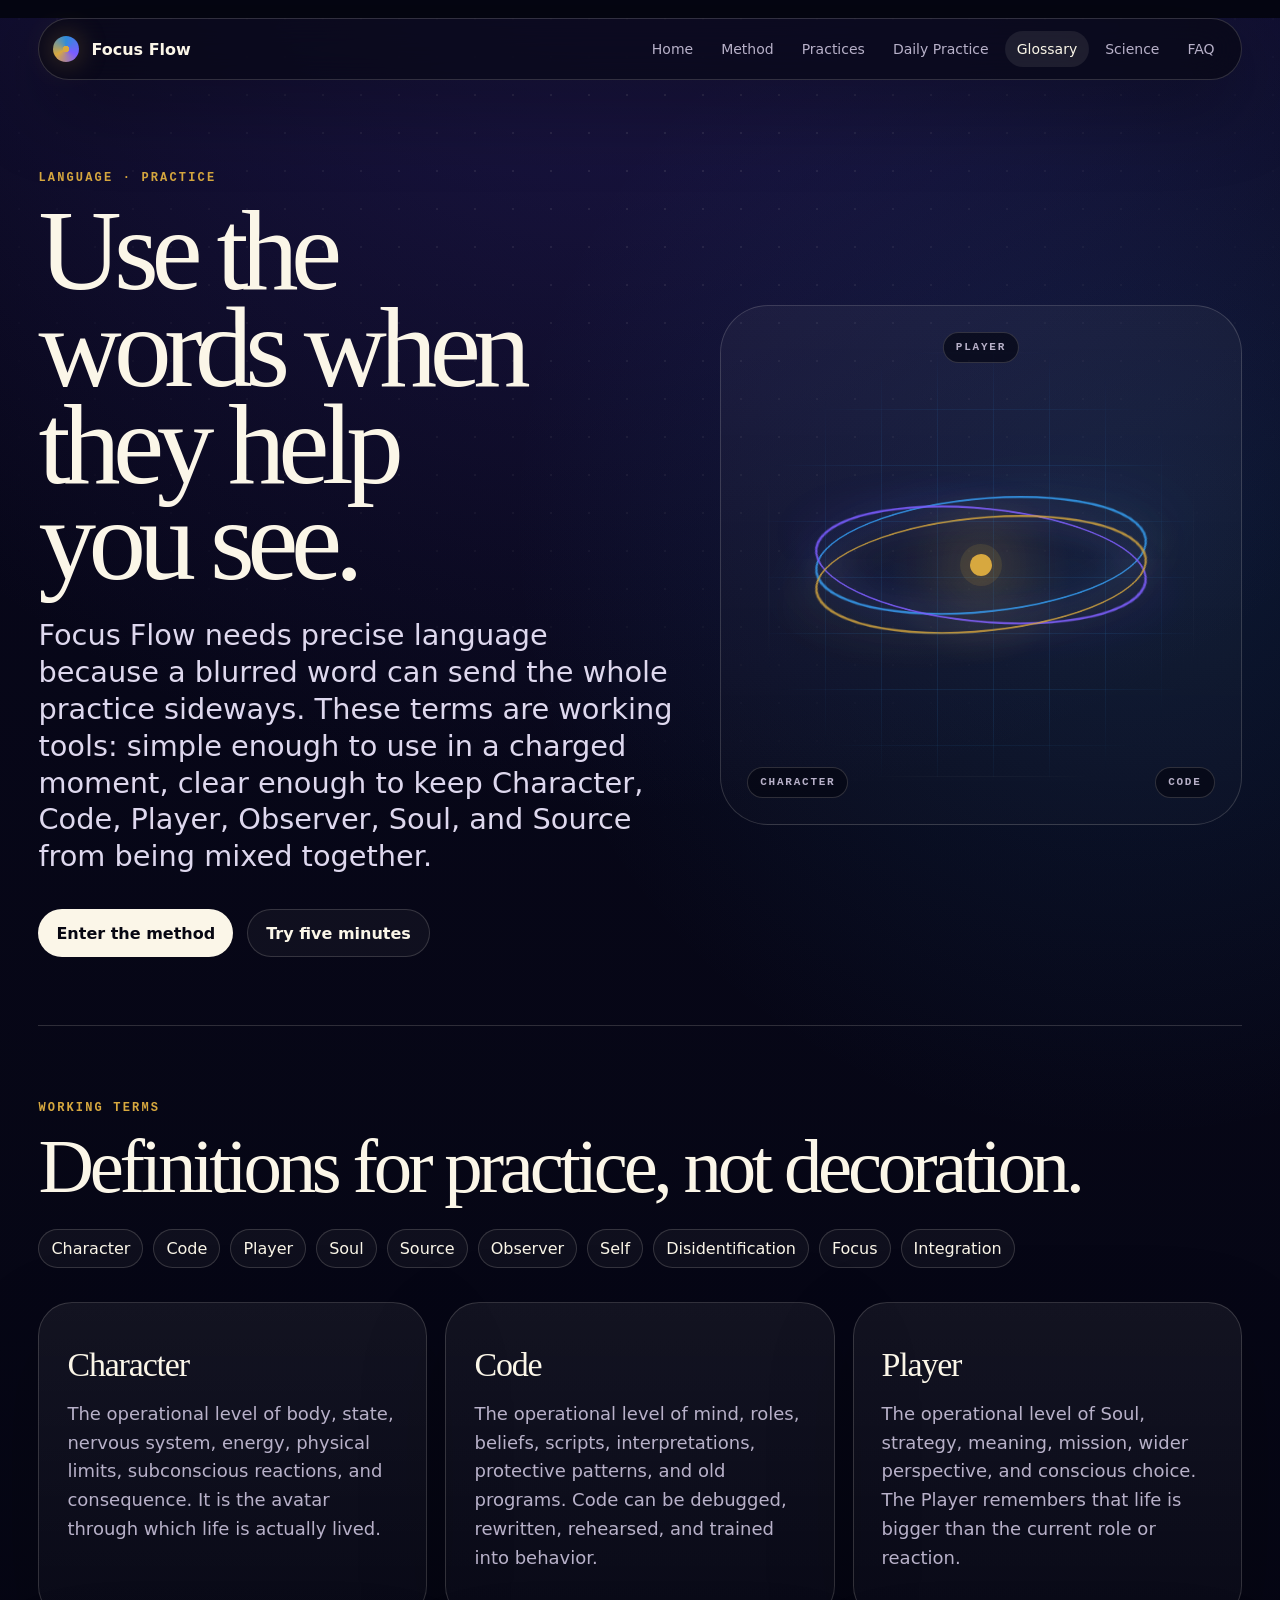
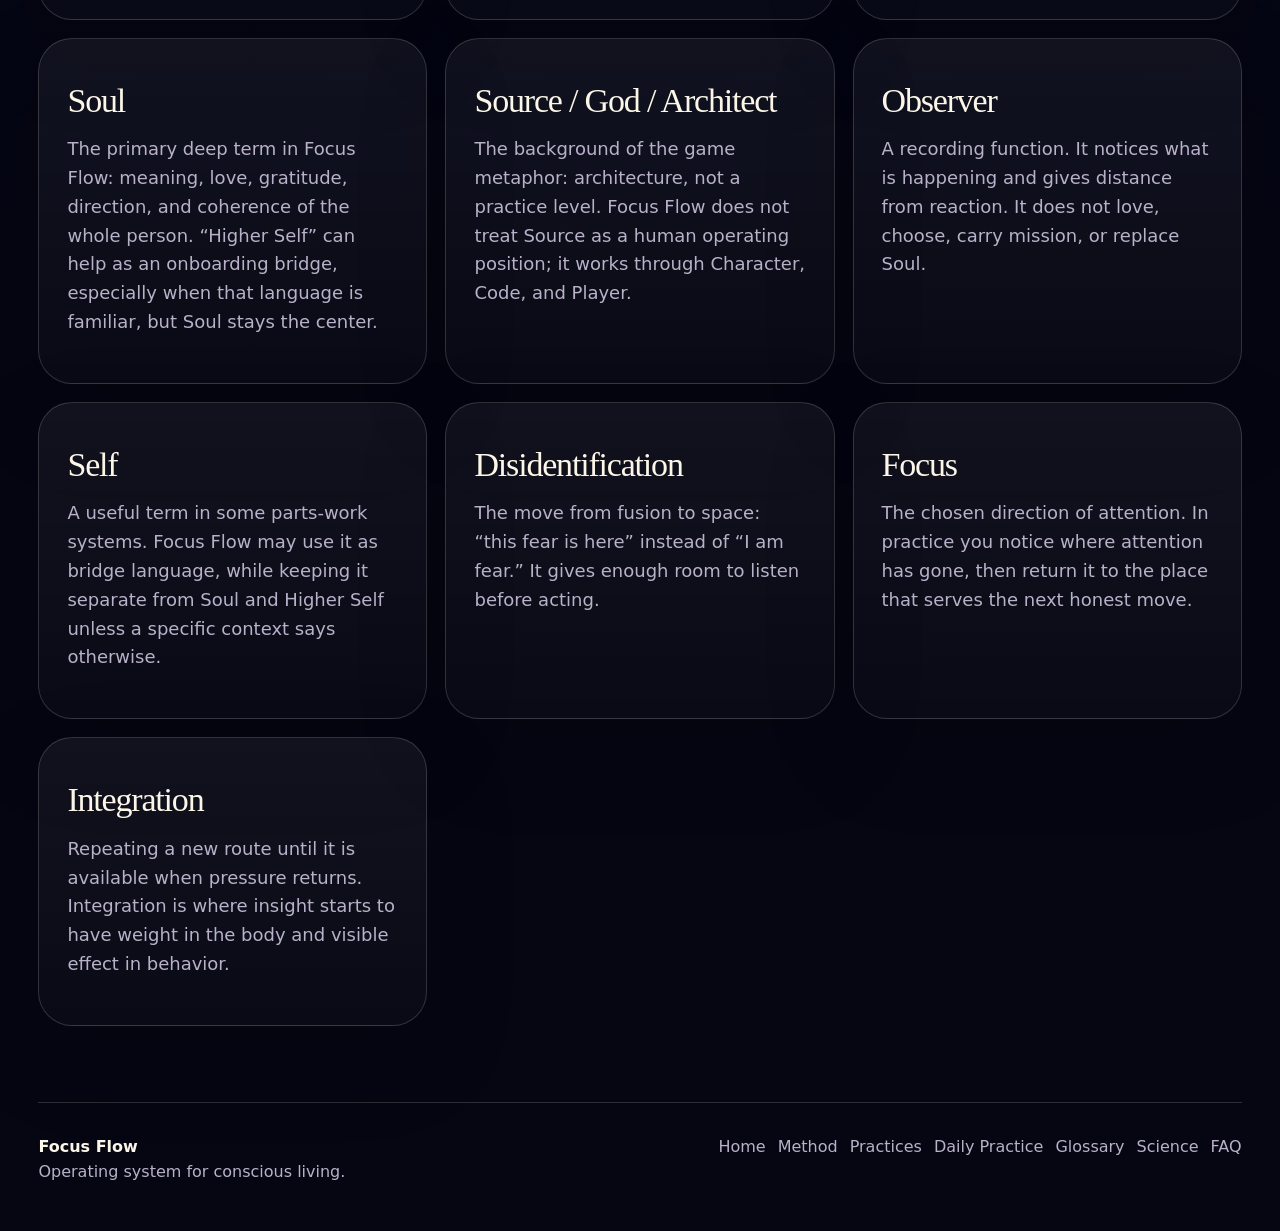
<file: glossary.html>
<!doctype html>
<html lang="en" class="no-js">
<head>
  <meta charset="utf-8">
  <meta name="viewport" content="width=device-width, initial-scale=1">
  <title>Focus Flow Glossary — Working Language</title>
  <meta name="description" content="Working definitions for Character, Code, Player, Soul, Observer, Source, disidentification, focus, embodied choice, and integration in Focus Flow.">
  <link rel="canonical" href="https://focus-flow-sacred-engineering.vercel.app/glossary.html">
  <meta property="og:title" content="Focus Flow Glossary — Working Language">
  <meta property="og:description" content="Working definitions for Character, Code, Player, Soul, Observer, Source, disidentification, focus, embodied choice, and integration in Focus Flow.">
  <meta property="og:type" content="website">
  <meta property="og:url" content="https://focus-flow-sacred-engineering.vercel.app/glossary.html">
  <meta name="twitter:card" content="summary_large_image">
  <script>document.documentElement.classList.remove('no-js');document.documentElement.classList.add('js')</script>
  <link rel="stylesheet" href="styles.css">
</head>
<body>
  <a class="skip-link" href="#main">Skip to content</a>
  <div class="field-noise" aria-hidden="true"></div>
  <nav class="nav" aria-label="Primary navigation">
    <a class="brand" href="index.html"><span class="brand-mark"></span><span>Focus Flow</span></a>
    <button class="nav-toggle" type="button" aria-controls="nav-links" aria-expanded="false">Menu</button>
    <div class="nav-links" id="nav-links"><a class="" href="index.html">Home</a><a class="" href="methodology.html">Method</a><a class="" href="practices.html">Practices</a><a class="" href="daily-practice.html">Daily Practice</a><a class="active" href="glossary.html">Glossary</a><a class="" href="science.html">Science</a><a class="" href="faq.html">FAQ</a></div>
  </nav>
  <header class="hero hero-glossary">
    <div class="hero-copy">
      <p class="kicker">language · practice</p>
      <h1>Use the words when they help you see.</h1>
      <p class="lead">Focus Flow needs precise language because a blurred word can send the whole practice sideways. These terms are working tools: simple enough to use in a charged moment, clear enough to keep Character, Code, Player, Observer, Soul, and Source from being mixed together.</p>
      <div class="hero-actions"><a class="btn primary" href="methodology.html">Enter the method</a><a class="btn quiet" href="daily-practice.html">Try five minutes</a></div>
    </div>
    <div class="soul-field" aria-hidden="true">
      <div class="loop loop-blue"></div><div class="loop loop-violet"></div><div class="loop loop-gold"></div>
      <div class="grid-plane"></div><div class="gold-core"></div>
      <span class="field-label body">character</span><span class="field-label mind">code</span><span class="field-label soul">player</span>
    </div>
  </header>
  <main id="main">
    <section class="section glossary"><p class="section-index">working terms</p><h2>Definitions for practice, not decoration.</h2><div class="glossary-index"><a href="#character">Character</a><a href="#code">Code</a><a href="#player">Player</a><a href="#soul">Soul</a><a href="#source">Source</a><a href="#observer">Observer</a><a href="#self">Self</a><a href="#disidentification">Disidentification</a><a href="#focus">Focus</a><a href="#integration">Integration</a></div><div class="definition-grid"><article id="character"><h3>Character</h3><p>The operational level of body, state, nervous system, energy, physical limits, subconscious reactions, and consequence. It is the avatar through which life is actually lived.</p></article><article id="code"><h3>Code</h3><p>The operational level of mind, roles, beliefs, scripts, interpretations, protective patterns, and old programs. Code can be debugged, rewritten, rehearsed, and trained into behavior.</p></article><article id="player"><h3>Player</h3><p>The operational level of Soul, strategy, meaning, mission, wider perspective, and conscious choice. The Player remembers that life is bigger than the current role or reaction.</p></article><article id="soul"><h3>Soul</h3><p>The primary deep term in Focus Flow: meaning, love, gratitude, direction, and coherence of the whole person. “Higher Self” can help as an onboarding bridge, especially when that language is familiar, but Soul stays the center.</p></article><article id="source"><h3>Source / God / Architect</h3><p>The background of the game metaphor: architecture, not a practice level. Focus Flow does not treat Source as a human operating position; it works through Character, Code, and Player.</p></article><article id="observer"><h3>Observer</h3><p>A recording function. It notices what is happening and gives distance from reaction. It does not love, choose, carry mission, or replace Soul.</p></article><article id="self"><h3>Self</h3><p>A useful term in some parts-work systems. Focus Flow may use it as bridge language, while keeping it separate from Soul and Higher Self unless a specific context says otherwise.</p></article><article id="disidentification"><h3>Disidentification</h3><p>The move from fusion to space: “this fear is here” instead of “I am fear.” It gives enough room to listen before acting.</p></article><article id="focus"><h3>Focus</h3><p>The chosen direction of attention. In practice you notice where attention has gone, then return it to the place that serves the next honest move.</p></article><article id="integration"><h3>Integration</h3><p>Repeating a new route until it is available when pressure returns. Integration is where insight starts to have weight in the body and visible effect in behavior.</p></article></div></section>
  </main>
  <footer class="footer"><div><strong>Focus Flow</strong><span>Operating system for conscious living.</span></div><div><a class="" href="index.html">Home</a><a class="" href="methodology.html">Method</a><a class="" href="practices.html">Practices</a><a class="" href="daily-practice.html">Daily Practice</a><a class="active" href="glossary.html">Glossary</a><a class="" href="science.html">Science</a><a class="" href="faq.html">FAQ</a></div></footer>
  <script src="nav.js"></script>
</body>
</html>
</file>
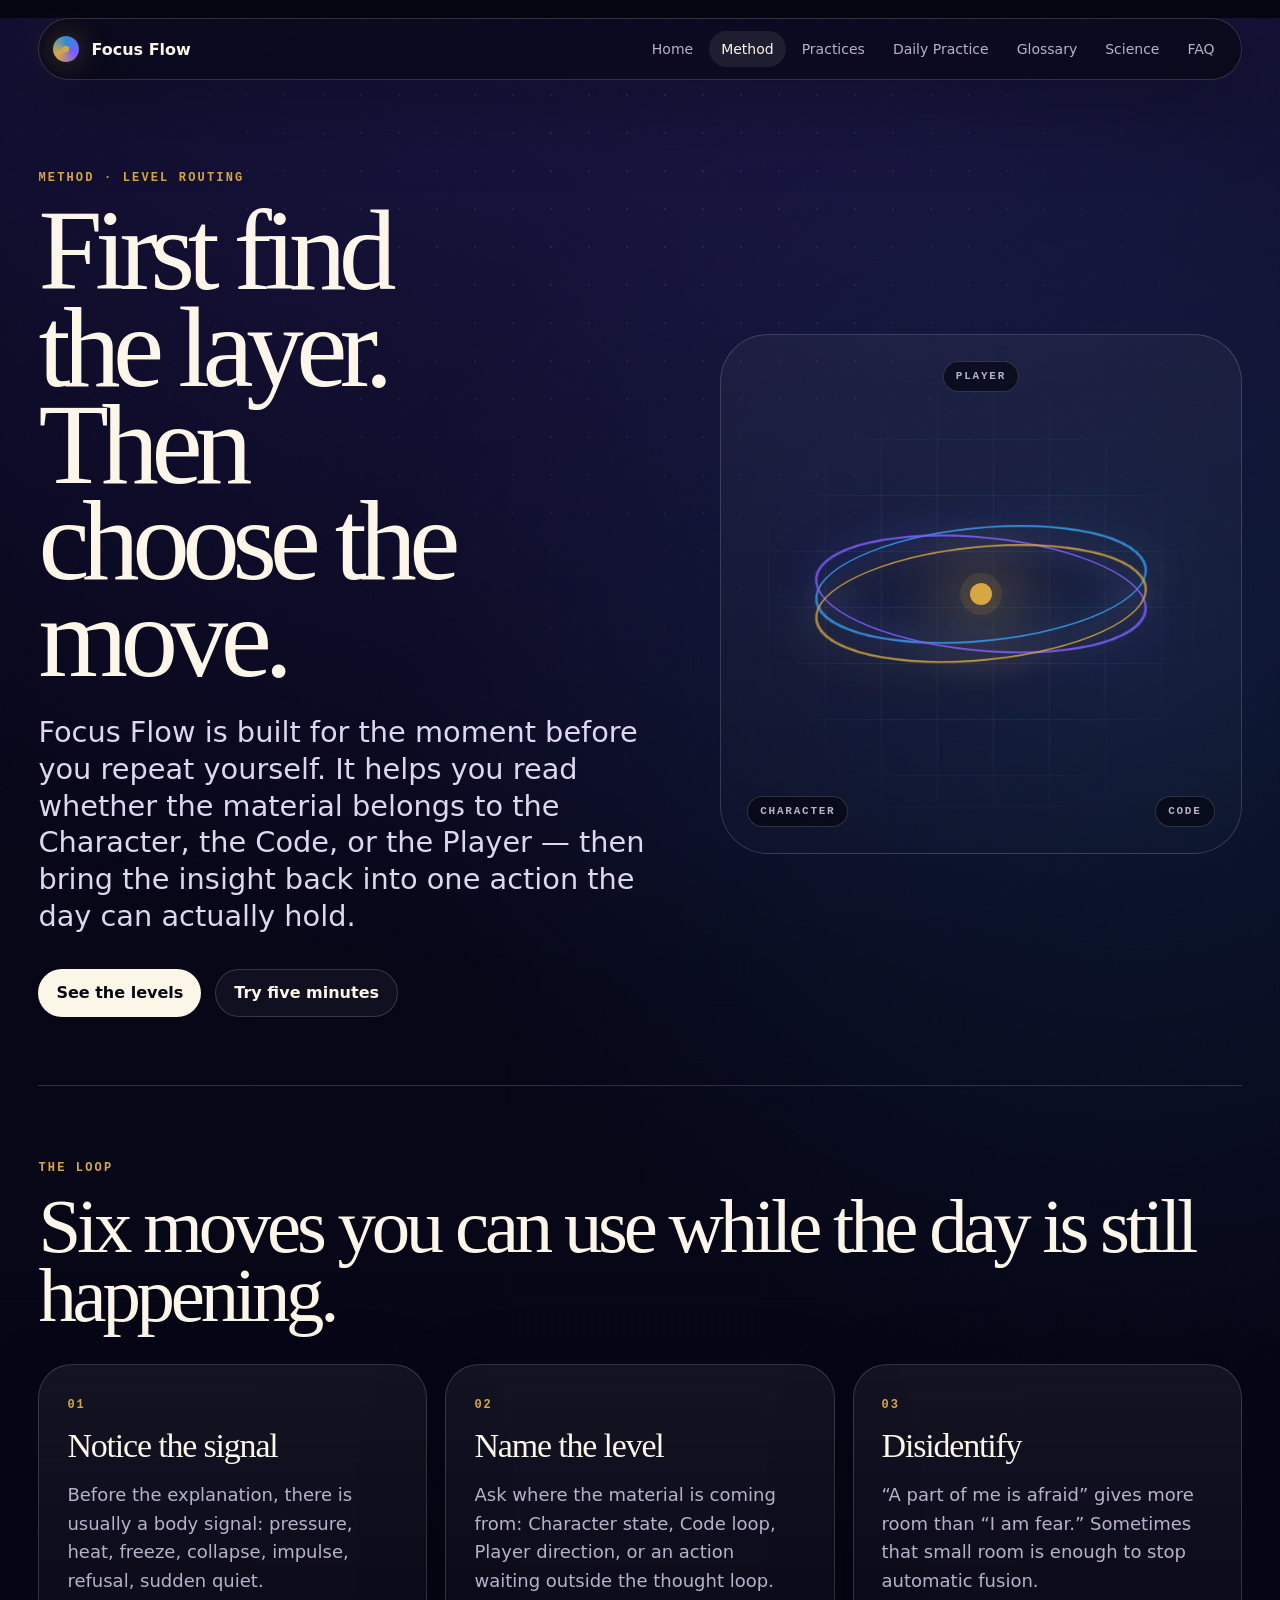
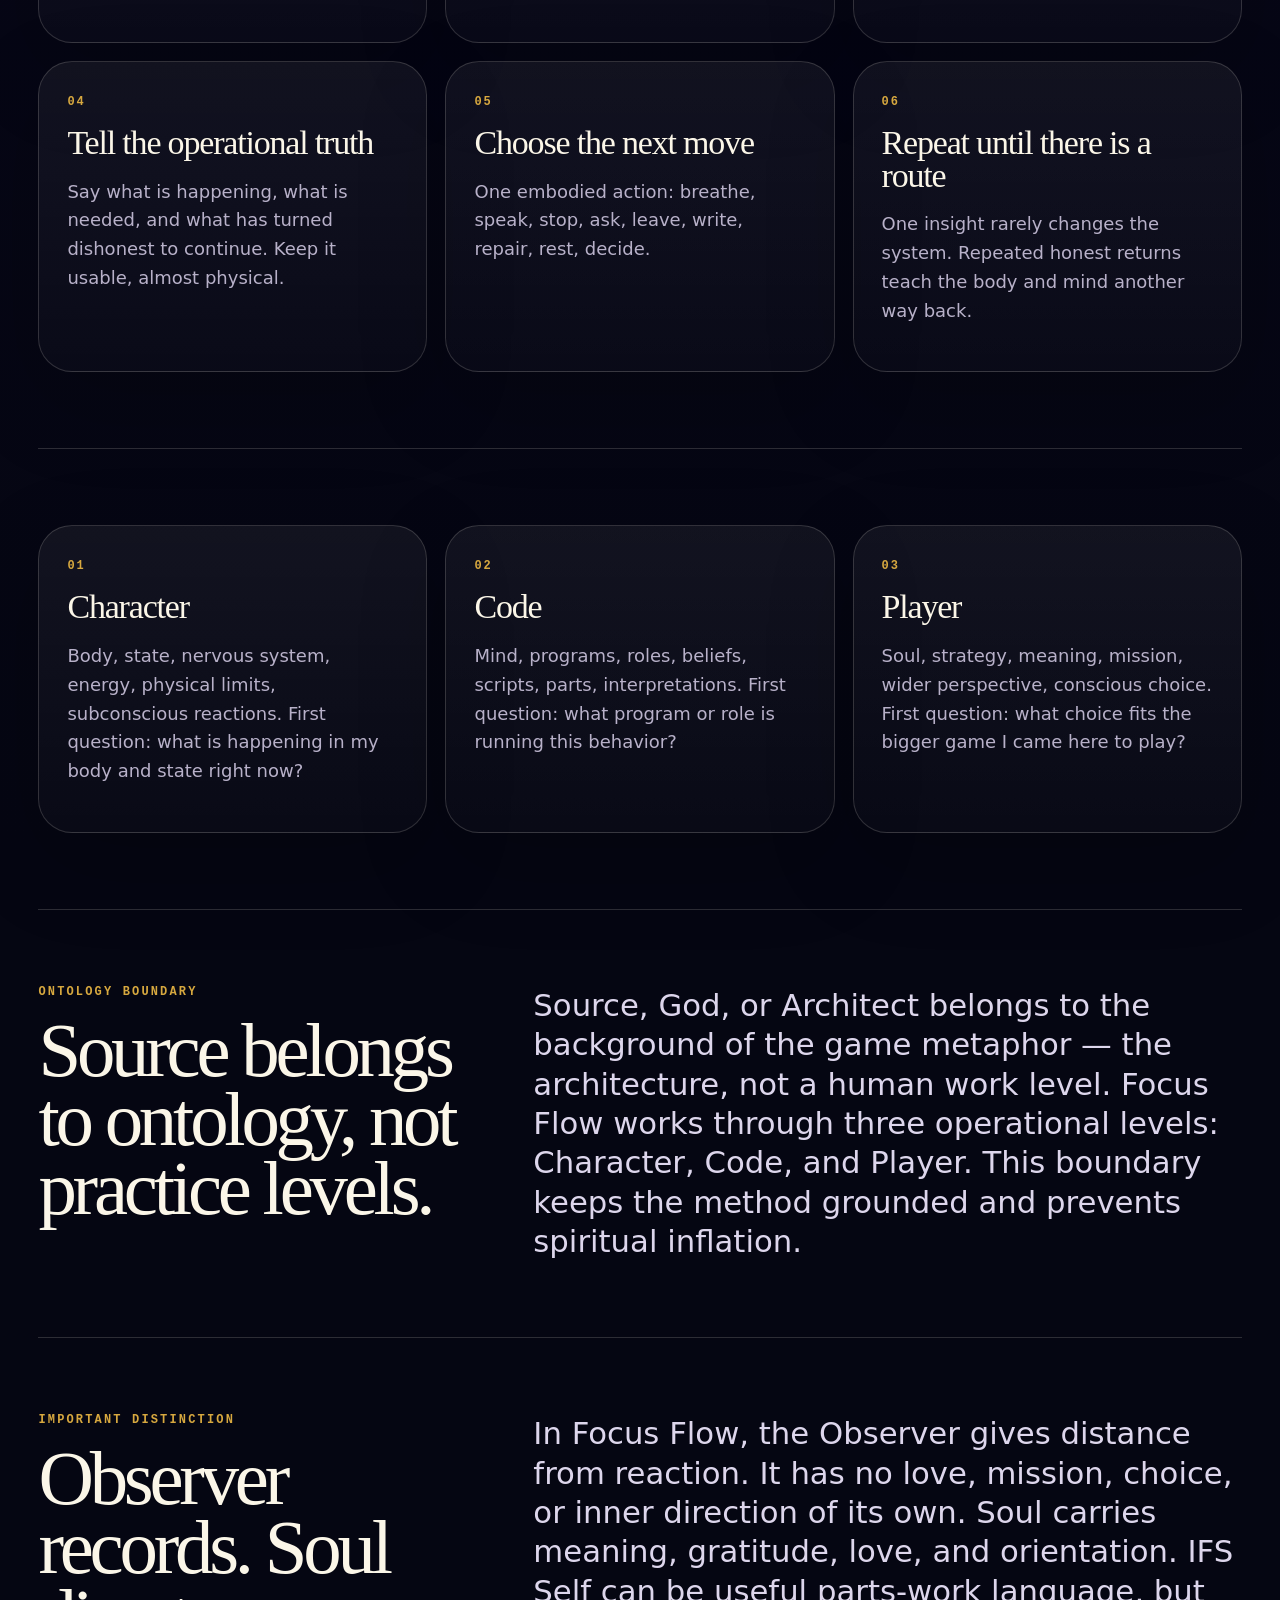
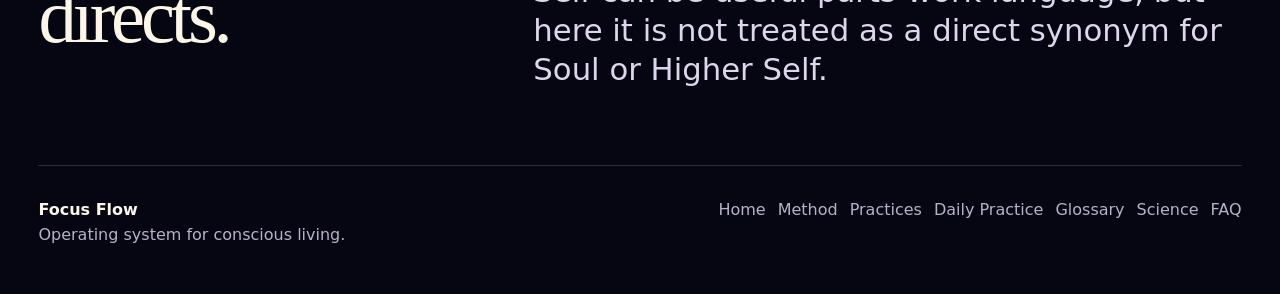
<file: methodology.html>
<!doctype html>
<html lang="en" class="no-js">
<head>
  <meta charset="utf-8">
  <meta name="viewport" content="width=device-width, initial-scale=1">
  <title>Focus Flow Method — Character, Code, Player</title>
  <meta name="description" content="The Focus Flow method reads three operational levels — Character, Code, and Player — then translates insight into behavior.">
  <link rel="canonical" href="https://focus-flow-sacred-engineering.vercel.app/methodology.html">
  <meta property="og:title" content="Focus Flow Method — Character, Code, Player">
  <meta property="og:description" content="A three-level router for inner work: body state, old code, and Soul direction brought back into real action.">
  <meta property="og:type" content="website">
  <meta property="og:url" content="https://focus-flow-sacred-engineering.vercel.app/methodology.html">
  <meta name="twitter:card" content="summary_large_image">
  <script>document.documentElement.classList.remove('no-js');document.documentElement.classList.add('js')</script>
  <link rel="stylesheet" href="styles.css">
</head>
<body>
  <a class="skip-link" href="#main">Skip to content</a>
  <div class="field-noise" aria-hidden="true"></div>
  <nav class="nav" aria-label="Primary navigation">
    <a class="brand" href="index.html"><span class="brand-mark"></span><span>Focus Flow</span></a>
    <button class="nav-toggle" type="button" aria-controls="nav-links" aria-expanded="false">Menu</button>
    <div class="nav-links" id="nav-links"><a class="" href="index.html">Home</a><a class="active" href="methodology.html">Method</a><a class="" href="practices.html">Practices</a><a class="" href="daily-practice.html">Daily Practice</a><a class="" href="glossary.html">Glossary</a><a class="" href="science.html">Science</a><a class="" href="faq.html">FAQ</a></div>
  </nav>
  <header class="hero hero-methodology">
    <div class="hero-copy">
      <p class="kicker">method · level routing</p>
      <h1>First find the layer. Then choose the move.</h1>
      <p class="lead">Focus Flow is built for the moment before you repeat yourself. It helps you read whether the material belongs to the Character, the Code, or the Player — then bring the insight back into one action the day can actually hold.</p>
      <div class="hero-actions"><a class="btn primary" href="#levels">See the levels</a><a class="btn quiet" href="daily-practice.html">Try five minutes</a></div>
    </div>
    <div class="soul-field" aria-hidden="true">
      <div class="loop loop-blue"></div><div class="loop loop-violet"></div><div class="loop loop-gold"></div>
      <div class="grid-plane"></div><div class="gold-core"></div>
      <span class="field-label body">character</span><span class="field-label mind">code</span><span class="field-label soul">player</span>
    </div>
  </header>
  <main id="main">
    <section class="section steps"><p class="section-index">the loop</p><h2>Six moves you can use while the day is still happening.</h2><div class="step-grid"><article class="step"><span>01</span><h3>Notice the signal</h3><p>Before the explanation, there is usually a body signal: pressure, heat, freeze, collapse, impulse, refusal, sudden quiet.</p></article><article class="step"><span>02</span><h3>Name the level</h3><p>Ask where the material is coming from: Character state, Code loop, Player direction, or an action waiting outside the thought loop.</p></article><article class="step"><span>03</span><h3>Disidentify</h3><p>“A part of me is afraid” gives more room than “I am fear.” Sometimes that small room is enough to stop automatic fusion.</p></article><article class="step"><span>04</span><h3>Tell the operational truth</h3><p>Say what is happening, what is needed, and what has turned dishonest to continue. Keep it usable, almost physical.</p></article><article class="step"><span>05</span><h3>Choose the next move</h3><p>One embodied action: breathe, speak, stop, ask, leave, write, repair, rest, decide.</p></article><article class="step"><span>06</span><h3>Repeat until there is a route</h3><p>One insight rarely changes the system. Repeated honest returns teach the body and mind another way back.</p></article></div></section>
    <section class="section triad" id="levels">
      <article><span>01</span><h3>Character</h3><p>Body, state, nervous system, energy, physical limits, subconscious reactions. First question: what is happening in my body and state right now?</p></article>
      <article><span>02</span><h3>Code</h3><p>Mind, programs, roles, beliefs, scripts, parts, interpretations. First question: what program or role is running this behavior?</p></article>
      <article><span>03</span><h3>Player</h3><p>Soul, strategy, meaning, mission, wider perspective, conscious choice. First question: what choice fits the bigger game I came here to play?</p></article>
    </section>
    <section class="section split"><div><p class="section-index">ontology boundary</p><h2>Source belongs to ontology, not practice levels.</h2></div><p class="big-copy">Source, God, or Architect belongs to the background of the game metaphor — the architecture, not a human work level. Focus Flow works through three operational levels: Character, Code, and Player. This boundary keeps the method grounded and prevents spiritual inflation.</p></section>
    <section class="section split"><div><p class="section-index">important distinction</p><h2>Observer records. Soul directs.</h2></div><p class="big-copy">In Focus Flow, the Observer gives distance from reaction. It has no love, mission, choice, or inner direction of its own. Soul carries meaning, gratitude, love, and orientation. IFS Self can be useful parts-work language, but here it is not treated as a direct synonym for Soul or Higher Self.</p></section>
  </main>
  <footer class="footer"><div><strong>Focus Flow</strong><span>Operating system for conscious living.</span></div><div><a class="" href="index.html">Home</a><a class="active" href="methodology.html">Method</a><a class="" href="practices.html">Practices</a><a class="" href="daily-practice.html">Daily Practice</a><a class="" href="glossary.html">Glossary</a><a class="" href="science.html">Science</a><a class="" href="faq.html">FAQ</a></div></footer>
  <script src="nav.js"></script>
</body>
</html>
</file>
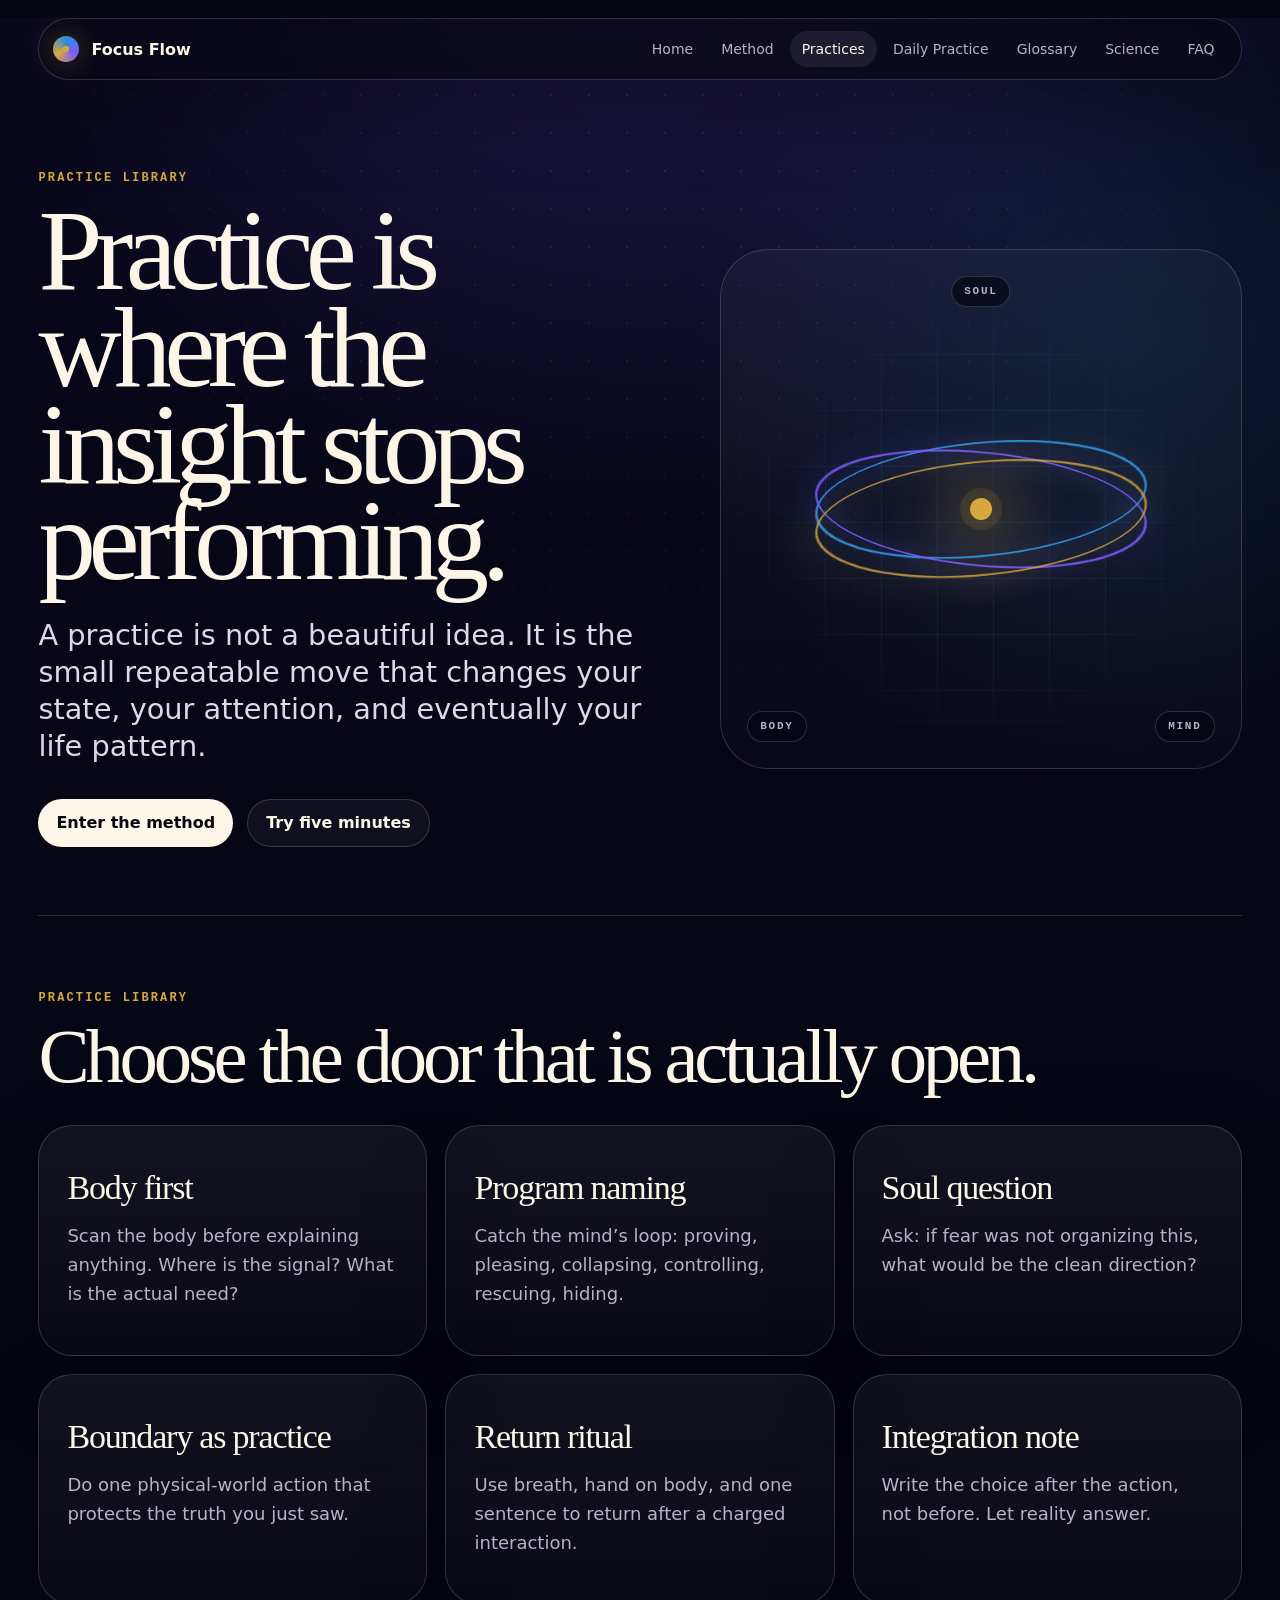
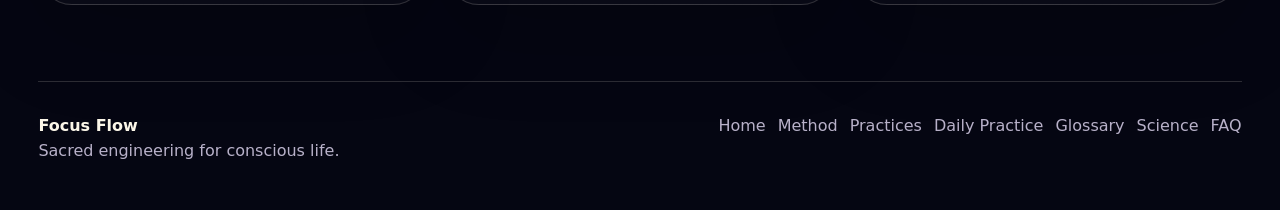
<file: practices.html>
<!doctype html>
<html lang="en" class="no-js">
<head>
  <meta charset="utf-8">
  <meta name="viewport" content="width=device-width, initial-scale=1">
  <title>Focus Flow Practices — Return to Embodied Choice</title>
  <meta name="description" content="Focus Flow practices for state, attention, body, mind, and choice.">
  <link rel="canonical" href="https://focus-flow-sacred-engineering.vercel.app/practices.html">
  <meta property="og:title" content="Focus Flow Practices — Return to Embodied Choice">
  <meta property="og:description" content="Focus Flow practices for state, attention, body, mind, and choice.">
  <meta property="og:type" content="website">
  <meta property="og:url" content="https://focus-flow-sacred-engineering.vercel.app/practices.html">
  <meta name="twitter:card" content="summary_large_image">
  <script>document.documentElement.classList.remove('no-js');document.documentElement.classList.add('js')</script>
  <link rel="stylesheet" href="styles.css">
</head>
<body>
  <a class="skip-link" href="#main">Skip to content</a>
  <div class="field-noise" aria-hidden="true"></div>
  <nav class="nav" aria-label="Primary navigation">
    <a class="brand" href="index.html"><span class="brand-mark"></span><span>Focus Flow</span></a>
    <button class="nav-toggle" type="button" aria-controls="nav-links" aria-expanded="false">Menu</button>
    <div class="nav-links" id="nav-links"><a class="" href="index.html">Home</a><a class="" href="methodology.html">Method</a><a class="active" href="practices.html">Practices</a><a class="" href="daily-practice.html">Daily Practice</a><a class="" href="glossary.html">Glossary</a><a class="" href="science.html">Science</a><a class="" href="faq.html">FAQ</a></div>
  </nav>
  <header class="hero hero-practices">
    <div class="hero-copy">
      <p class="kicker">practice library</p>
      <h1>Practice is where the insight stops performing.</h1>
      <p class="lead">A practice is not a beautiful idea. It is the small repeatable move that changes your state, your attention, and eventually your life pattern.</p>
      <div class="hero-actions"><a class="btn primary" href="methodology.html">Enter the method</a><a class="btn quiet" href="daily-practice.html">Try five minutes</a></div>
    </div>
    <div class="soul-field" aria-hidden="true">
      <div class="loop loop-blue"></div><div class="loop loop-violet"></div><div class="loop loop-gold"></div>
      <div class="grid-plane"></div><div class="gold-core"></div>
      <span class="field-label body">body</span><span class="field-label mind">mind</span><span class="field-label soul">soul</span>
    </div>
  </header>
  <main id="main">
    <section class="section card-wall"><p class="section-index">practice library</p><h2>Choose the door that is actually open.</h2><div class="cards"><article><h3>Body first</h3><p>Scan the body before explaining anything. Where is the signal? What is the actual need?</p></article><article><h3>Program naming</h3><p>Catch the mind’s loop: proving, pleasing, collapsing, controlling, rescuing, hiding.</p></article><article><h3>Soul question</h3><p>Ask: if fear was not organizing this, what would be the clean direction?</p></article><article><h3>Boundary as practice</h3><p>Do one physical-world action that protects the truth you just saw.</p></article><article><h3>Return ritual</h3><p>Use breath, hand on body, and one sentence to return after a charged interaction.</p></article><article><h3>Integration note</h3><p>Write the choice after the action, not before. Let reality answer.</p></article></div></section>
  </main>
  <footer class="footer"><div><strong>Focus Flow</strong><span>Sacred engineering for conscious life.</span></div><div><a class="" href="index.html">Home</a><a class="" href="methodology.html">Method</a><a class="active" href="practices.html">Practices</a><a class="" href="daily-practice.html">Daily Practice</a><a class="" href="glossary.html">Glossary</a><a class="" href="science.html">Science</a><a class="" href="faq.html">FAQ</a></div></footer>
  <script src="nav.js"></script>
</body>
</html>
</file>
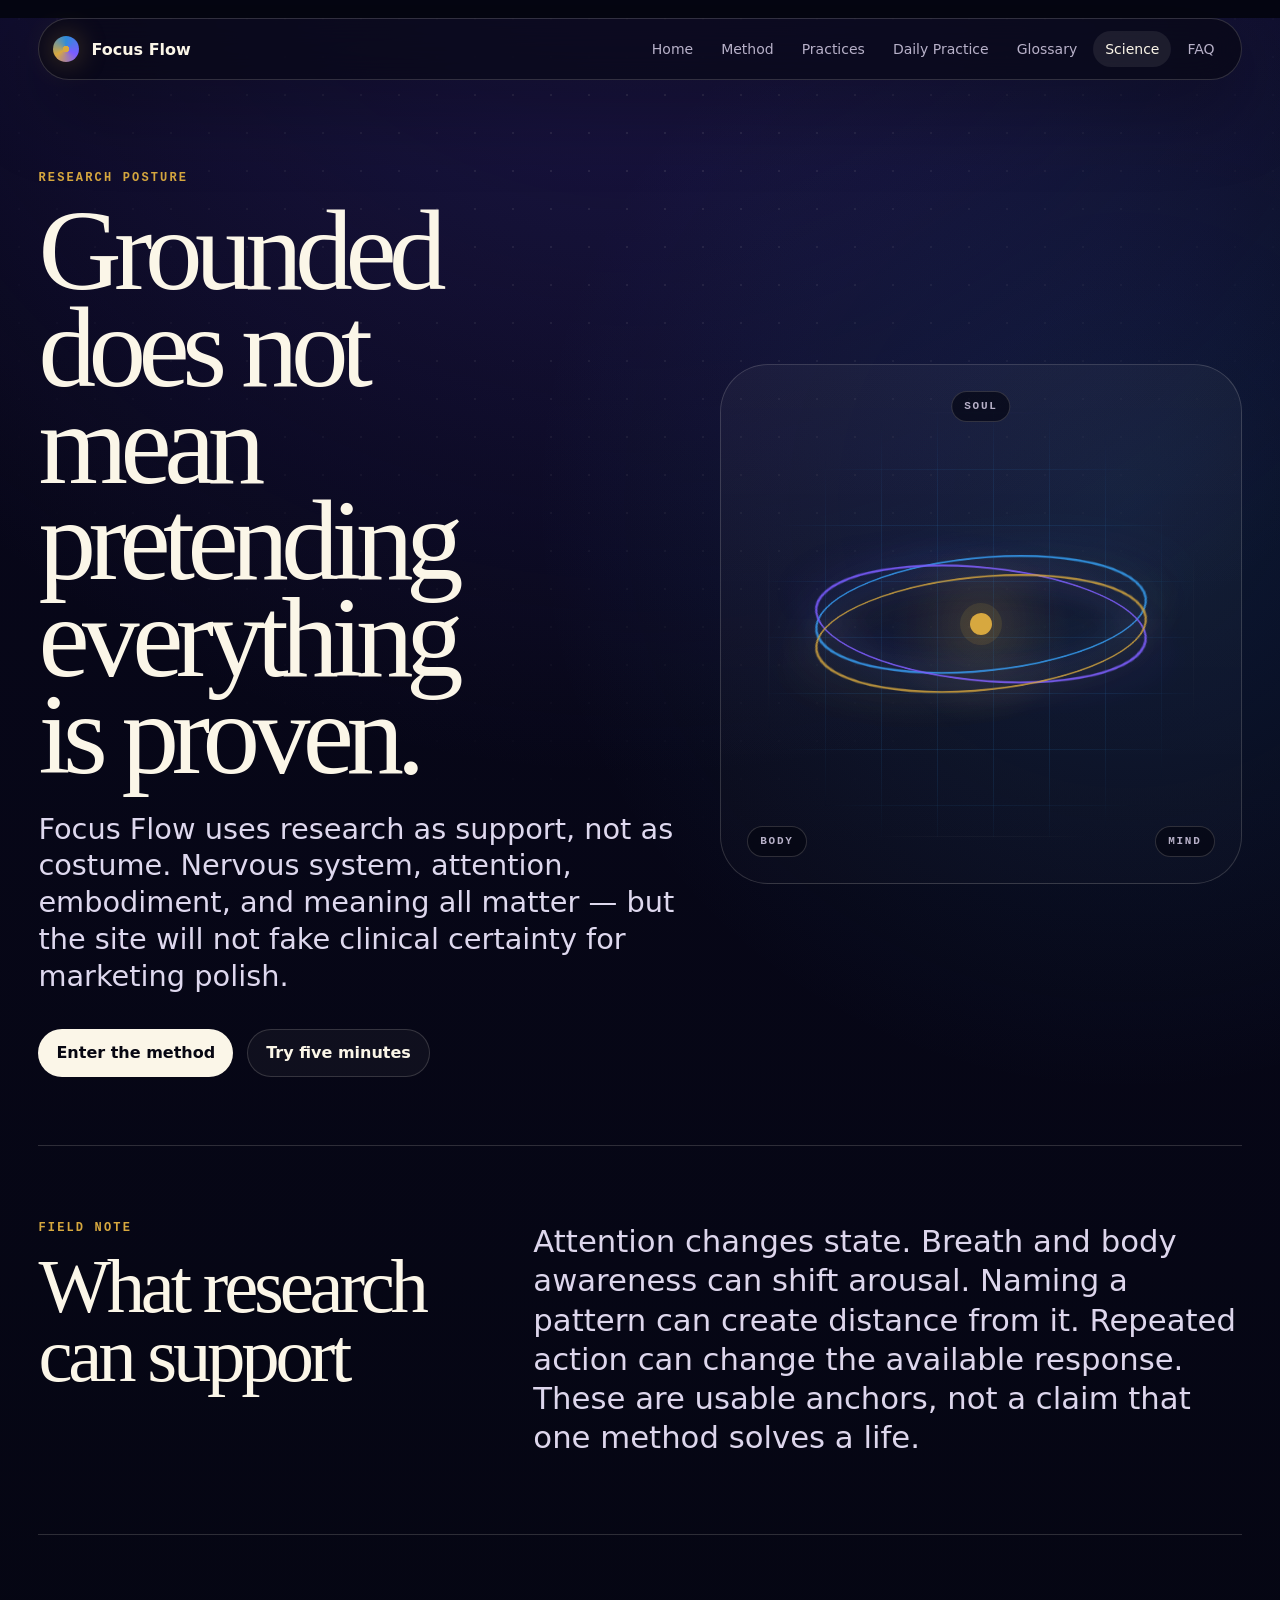
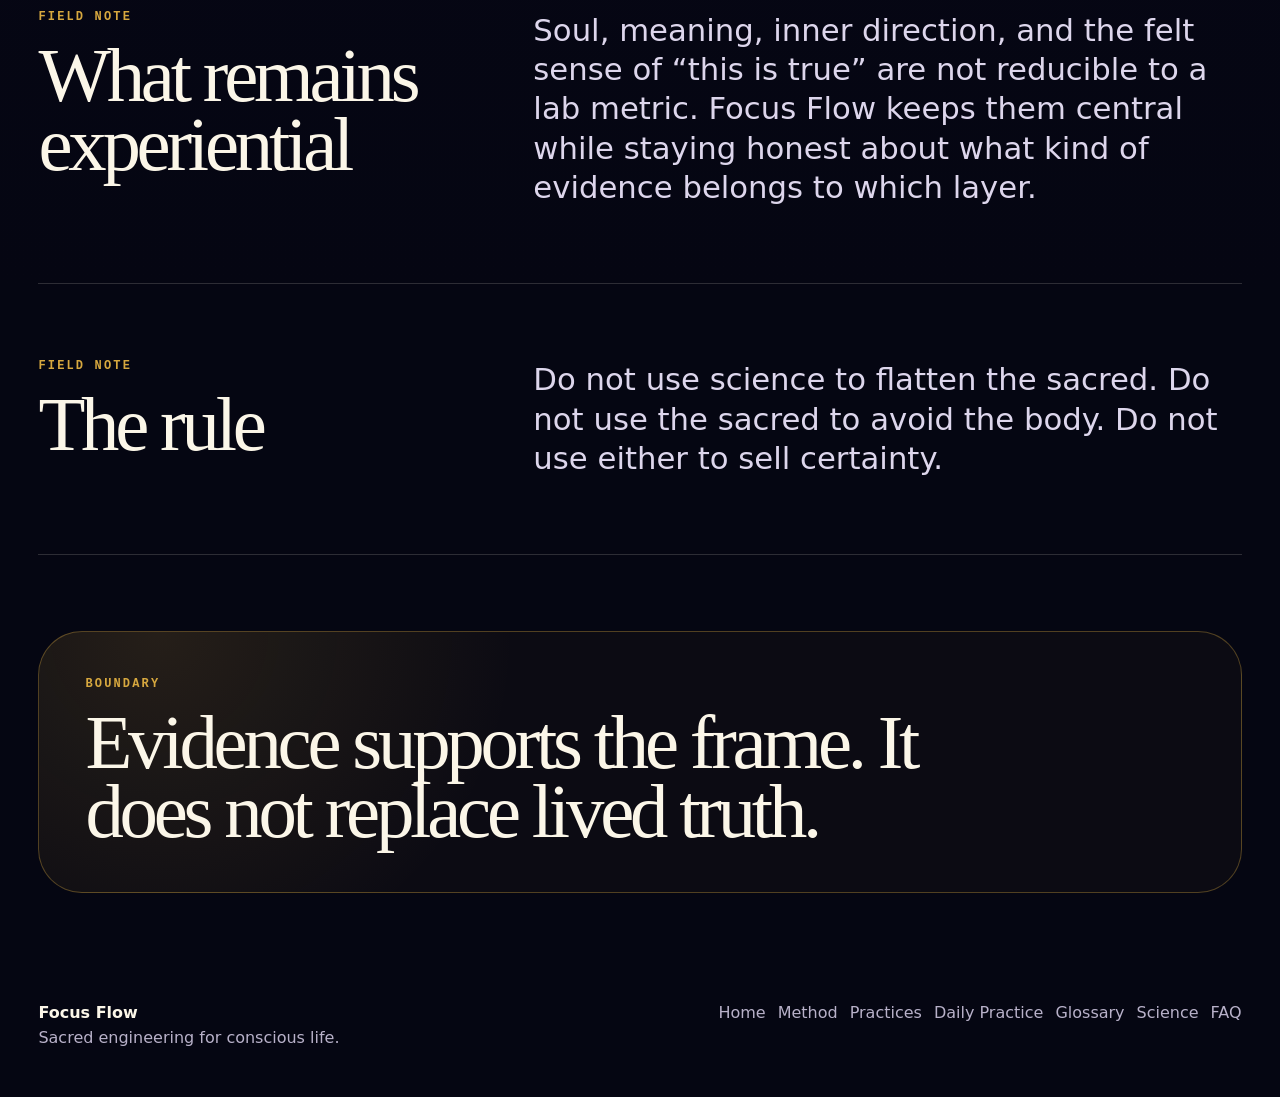
<file: science.html>
<!doctype html>
<html lang="en" class="no-js">
<head>
  <meta charset="utf-8">
  <meta name="viewport" content="width=device-width, initial-scale=1">
  <title>Focus Flow Science — Grounded, Not Pretending</title>
  <meta name="description" content="The science posture behind Focus Flow: nervous system, attention, embodiment, meaning, without fake proof.">
  <link rel="canonical" href="https://focus-flow-sacred-engineering.vercel.app/science.html">
  <meta property="og:title" content="Focus Flow Science — Grounded, Not Pretending">
  <meta property="og:description" content="The science posture behind Focus Flow: nervous system, attention, embodiment, meaning, without fake proof.">
  <meta property="og:type" content="website">
  <meta property="og:url" content="https://focus-flow-sacred-engineering.vercel.app/science.html">
  <meta name="twitter:card" content="summary_large_image">
  <script>document.documentElement.classList.remove('no-js');document.documentElement.classList.add('js')</script>
  <link rel="stylesheet" href="styles.css">
</head>
<body>
  <a class="skip-link" href="#main">Skip to content</a>
  <div class="field-noise" aria-hidden="true"></div>
  <nav class="nav" aria-label="Primary navigation">
    <a class="brand" href="index.html"><span class="brand-mark"></span><span>Focus Flow</span></a>
    <button class="nav-toggle" type="button" aria-controls="nav-links" aria-expanded="false">Menu</button>
    <div class="nav-links" id="nav-links"><a class="" href="index.html">Home</a><a class="" href="methodology.html">Method</a><a class="" href="practices.html">Practices</a><a class="" href="daily-practice.html">Daily Practice</a><a class="" href="glossary.html">Glossary</a><a class="active" href="science.html">Science</a><a class="" href="faq.html">FAQ</a></div>
  </nav>
  <header class="hero hero-science">
    <div class="hero-copy">
      <p class="kicker">research posture</p>
      <h1>Grounded does not mean pretending everything is proven.</h1>
      <p class="lead">Focus Flow uses research as support, not as costume. Nervous system, attention, embodiment, and meaning all matter — but the site will not fake clinical certainty for marketing polish.</p>
      <div class="hero-actions"><a class="btn primary" href="methodology.html">Enter the method</a><a class="btn quiet" href="daily-practice.html">Try five minutes</a></div>
    </div>
    <div class="soul-field" aria-hidden="true">
      <div class="loop loop-blue"></div><div class="loop loop-violet"></div><div class="loop loop-gold"></div>
      <div class="grid-plane"></div><div class="gold-core"></div>
      <span class="field-label body">body</span><span class="field-label mind">mind</span><span class="field-label soul">soul</span>
    </div>
  </header>
  <main id="main">
    <section class="section split"><div><p class="section-index">field note</p><h2>What research can support</h2></div><p class="big-copy">Attention changes state. Breath and body awareness can shift arousal. Naming a pattern can create distance from it. Repeated action can change the available response. These are usable anchors, not a claim that one method solves a life.</p></section>
<section class="section split"><div><p class="section-index">field note</p><h2>What remains experiential</h2></div><p class="big-copy">Soul, meaning, inner direction, and the felt sense of “this is true” are not reducible to a lab metric. Focus Flow keeps them central while staying honest about what kind of evidence belongs to which layer.</p></section>
<section class="section split"><div><p class="section-index">field note</p><h2>The rule</h2></div><p class="big-copy">Do not use science to flatten the sacred. Do not use the sacred to avoid the body. Do not use either to sell certainty.</p></section><section class="section feature-band"><p class="kicker">boundary</p><h2>Evidence supports the frame. It does not replace lived truth.</h2></section>
  </main>
  <footer class="footer"><div><strong>Focus Flow</strong><span>Sacred engineering for conscious life.</span></div><div><a class="" href="index.html">Home</a><a class="" href="methodology.html">Method</a><a class="" href="practices.html">Practices</a><a class="" href="daily-practice.html">Daily Practice</a><a class="" href="glossary.html">Glossary</a><a class="active" href="science.html">Science</a><a class="" href="faq.html">FAQ</a></div></footer>
  <script src="nav.js"></script>
</body>
</html>
</file>
<file: styles.css>
:root{--bg:#050612;--bg2:#0b0b1b;--panel:#0f1024;--panel2:#15142b;--ink:#fbf6e8;--muted:#b8b1c9;--dim:#7f7896;--line:rgba(251,246,232,.16);--gold:#d7a83f;--blue:#2e8cda;--violet:#7b5cff;--radius:34px;--serif:ui-serif,Georgia,Cambria,"Times New Roman",serif;--sans:Inter,ui-sans-serif,system-ui,-apple-system,BlinkMacSystemFont,"Segoe UI",sans-serif;--mono:ui-monospace,SFMono-Regular,Menlo,Consolas,monospace}*{box-sizing:border-box}html{background:var(--bg);scroll-behavior:smooth}body{margin:0;color:var(--ink);font-family:var(--sans);background:radial-gradient(circle at 50% -10%,rgba(71,56,166,.38),transparent 34%),radial-gradient(circle at 88% 18%,rgba(46,140,218,.14),transparent 24%),linear-gradient(180deg,#08071b 0%,#050612 70%);min-height:100vh}.field-noise{position:fixed;inset:0;pointer-events:none;opacity:.28;background-image:radial-gradient(rgba(251,246,232,.36) 1px,transparent 1px);background-size:38px 38px;mask-image:radial-gradient(circle at 50% 10%,#000,transparent 78%)}.skip-link{position:absolute;top:-80px;left:22px;z-index:50;background:var(--gold);color:#080712;padding:12px 16px;border-radius:999px;font-weight:800}.skip-link:focus{top:20px}.nav{position:sticky;top:18px;z-index:20;width:min(1440px,94vw);margin:18px auto 0;display:flex;align-items:center;justify-content:space-between;gap:18px;padding:12px 14px;border:1px solid var(--line);border-radius:999px;background:rgba(7,7,20,.72);backdrop-filter:blur(20px);box-shadow:0 24px 80px rgba(0,0,0,.35)}.brand{display:flex;align-items:center;gap:12px;color:var(--ink);text-decoration:none;font-weight:650}.brand-mark{width:26px;height:26px;border-radius:50%;background:radial-gradient(circle,var(--gold) 0 18%,transparent 19%),conic-gradient(from 0deg,var(--blue),var(--violet),var(--gold),var(--blue));box-shadow:0 0 28px rgba(215,168,63,.35)}.nav-links{display:flex;align-items:center;gap:4px}.nav-links a{color:var(--muted);text-decoration:none;font-size:14px;padding:10px 12px;border-radius:999px}.nav-links a:hover,.nav-links a.active{color:var(--ink);background:rgba(251,246,232,.08)}.nav-toggle{display:none;background:transparent;color:var(--ink);border:1px solid var(--line);border-radius:999px;padding:9px 13px}.nav a:focus-visible,.nav-toggle:focus-visible,.btn:focus-visible,.footer a:focus-visible,summary:focus-visible{outline:3px solid var(--gold);outline-offset:4px}.hero{width:min(1440px,94vw);margin:0 auto;display:grid;grid-template-columns:minmax(0,1fr) minmax(420px,.82fr);gap:46px;align-items:center;padding:92px 0 68px;border-bottom:1px solid var(--line)}.kicker,.section-index{font:700 12px/1 var(--mono);letter-spacing:.18em;text-transform:uppercase;color:var(--gold);margin:0 0 18px}.hero h1{font-family:var(--serif);font-weight:400;font-size:clamp(68px,9vw,146px);line-height:.84;letter-spacing:-.065em;margin:0 0 28px;max-width:8.5ch}.lead{font-size:clamp(21px,2.25vw,32px);line-height:1.28;color:#ded8ee;max-width:900px;margin:0}.hero-actions{display:flex;gap:14px;flex-wrap:wrap;margin-top:34px}.btn{display:inline-flex;align-items:center;min-height:48px;padding:12px 18px;border-radius:999px;text-decoration:none;font-weight:750}.btn.primary{background:var(--ink);color:#070712}.btn.quiet{border:1px solid var(--line);color:var(--ink);background:rgba(251,246,232,.04)}.soul-field{position:relative;min-height:520px;border:1px solid var(--line);border-radius:48px;background:linear-gradient(180deg,rgba(255,255,255,.04),rgba(255,255,255,.015)),radial-gradient(circle at 50% 52%,rgba(215,168,63,.13),transparent 24%);overflow:hidden}.grid-plane{position:absolute;inset:9%;border:1px solid rgba(251,246,232,.1);border-radius:36px;background-image:linear-gradient(rgba(46,140,218,.12) 1px,transparent 1px),linear-gradient(90deg,rgba(46,140,218,.12) 1px,transparent 1px);background-size:56px 56px;mask-image:radial-gradient(circle at 50% 52%,#000 0 48%,transparent 76%)}.loop{position:absolute;left:50%;top:50%;width:62%;height:23%;border:2px solid;border-radius:50%;transform-origin:center;filter:drop-shadow(0 0 18px currentColor)}.loop-blue{color:var(--blue);transform:translate(-50%,-58%) rotate(0deg) skewX(-34deg)}.loop-violet{color:var(--violet);transform:translate(-50%,-50%) rotate(0deg) skewX(34deg);opacity:.9}.loop-gold{color:var(--gold);transform:translate(-50%,-42%) rotate(0deg) skewX(-34deg);opacity:.82}.gold-core{position:absolute;left:50%;top:50%;width:22px;height:22px;border-radius:50%;background:var(--gold);transform:translate(-50%,-50%);box-shadow:0 0 0 10px rgba(215,168,63,.12),0 0 60px rgba(215,168,63,.7)}.field-label{position:absolute;font:700 11px/1 var(--mono);letter-spacing:.16em;text-transform:uppercase;color:var(--muted);border:1px solid var(--line);border-radius:999px;padding:9px 12px;background:rgba(5,6,18,.68)}.field-label.body{left:26px;bottom:26px}.field-label.mind{right:26px;bottom:26px}.field-label.soul{left:50%;top:26px;transform:translateX(-50%)}main{width:min(1440px,94vw);margin:0 auto}.section{padding:76px 0;border-bottom:1px solid var(--line)}.split{display:grid;grid-template-columns:.75fr 1.25fr;gap:70px;align-items:start}.section h2{font-family:var(--serif);font-weight:400;font-size:clamp(46px,6vw,88px);line-height:.9;letter-spacing:-.055em;margin:0}.big-copy{font-size:clamp(22px,2.4vw,34px);line-height:1.28;color:#ddd6ec;margin:0}.triad{display:grid;grid-template-columns:repeat(3,1fr);gap:18px}.triad article,.cards article,.step,.definition-grid article,details{border:1px solid var(--line);border-radius:var(--radius);background:linear-gradient(180deg,rgba(255,255,255,.055),rgba(255,255,255,.02));padding:28px;box-shadow:0 30px 90px rgba(0,0,0,.18)}.triad span,.step span{font:700 12px/1 var(--mono);letter-spacing:.16em;color:var(--gold)}h3{font-family:var(--serif);font-weight:400;font-size:34px;line-height:.96;letter-spacing:-.035em;margin:18px 0 12px}p{color:var(--muted);font-size:18px;line-height:1.6}.feature-band{border:1px solid rgba(215,168,63,.34);border-radius:44px;padding:46px;margin:76px 0;background:radial-gradient(circle at 10% 0,rgba(215,168,63,.12),transparent 32%),rgba(215,168,63,.035)}.feature-band h2{max-width:880px}.feature-band p:last-child{font-size:24px;color:#dfd9eb}.step-grid{display:grid;grid-template-columns:repeat(3,1fr);gap:18px;margin-top:34px}.cards,.definition-grid{display:grid;grid-template-columns:repeat(3,1fr);gap:18px;margin-top:34px}.ritual-list{counter-reset:item;list-style:none;margin:34px 0 0;padding:0;display:grid;gap:14px}.ritual-list li{display:grid;grid-template-columns:220px 1fr;gap:24px;align-items:start;border:1px solid var(--line);border-radius:28px;padding:22px;background:rgba(255,255,255,.035)}.ritual-list span{font-family:var(--serif);font-size:34px;color:var(--ink)}.ritual-list p{margin:0}.glossary-index{display:flex;flex-wrap:wrap;gap:10px;margin-top:28px}.glossary-index a{color:var(--ink);text-decoration:none;border:1px solid var(--line);border-radius:999px;padding:9px 12px;background:rgba(251,246,232,.04)}.definition-grid article:target{border-color:var(--gold);box-shadow:0 0 0 3px rgba(215,168,63,.12)}.faq-list{display:grid;gap:14px;margin-top:34px;max-width:980px}summary{cursor:pointer;color:var(--ink);font-family:var(--serif);font-size:30px;line-height:1.05;letter-spacing:-.025em}details p{margin:16px 0 0}.footer{width:min(1440px,94vw);margin:0 auto;padding:34px 0 50px;display:flex;justify-content:space-between;gap:24px;color:var(--muted)}.footer strong{display:block;color:var(--ink);margin-bottom:6px}.footer div:last-child{display:flex;gap:12px;flex-wrap:wrap;justify-content:flex-end}.footer a{color:var(--muted);text-decoration:none}.no-js .nav-links{display:flex!important}@media(max-width:980px){.nav{align-items:flex-start;border-radius:26px}.nav-toggle{display:block}.nav-links{position:absolute;left:12px;right:12px;top:58px;display:flex;flex-direction:column;align-items:stretch;max-height:calc(100vh - 84px);overflow:auto;padding:10px;border:1px solid var(--line);border-radius:24px;background:rgba(7,7,20,.96)}.js .nav-links{display:none}.js .nav-links.open{display:flex}.hero{grid-template-columns:1fr;padding-top:62px}.soul-field{min-height:340px}.split,.triad,.step-grid,.cards,.definition-grid{grid-template-columns:1fr}.ritual-list li{grid-template-columns:1fr}.footer{flex-direction:column}.footer div:last-child{justify-content:flex-start}.hero h1{font-size:64px}.section h2{font-size:48px}}@media(max-width:560px){.hero h1{font-size:54px}.lead,.big-copy{font-size:20px}.section{padding:54px 0}.feature-band{padding:28px;border-radius:30px}summary{font-size:24px}.triad article,.cards article,.step,.definition-grid article,details{padding:22px;border-radius:26px}}
</file>
<file: styles-sacred-preview.css>
:root{
  --gray:#10162A;
  --stone:#EDEBFF;
  --ivory:#F5F1FF;
  --ink:#10162A;
  --soft:#655F79;
  --line:rgba(16,22,42,.16);
  --blue:#685BFF;
  --violet:#685BFF;
  --cyan:#7EDBFF;
  --gold:#D0B05A;
  --soul:#FFF0BE;
  --dark:#060814;
  --radius:10px;
}
*{box-sizing:border-box} html{scroll-behavior:smooth} body{margin:0;background:var(--ivory);color:var(--ink);font-family:Inter,system-ui,sans-serif;font-weight:300;line-height:1.35;overflow-x:hidden}.section-gray{background:var(--gray)}.section-stone{background:linear-gradient(180deg,#EDE7FF,#F5F1FF)}.section-ivory{background:var(--ivory)}a{color:inherit;text-decoration:none}
.hero-video{position:absolute;inset:0;width:100%;height:100%;object-fit:cover;opacity:.62;filter:saturate(1.25) contrast(1.05)}
.hero-video-wash{position:absolute;inset:0;background:radial-gradient(circle at 50% 42%,rgba(123,92,255,.18),transparent 28%),linear-gradient(180deg,rgba(6,8,20,.12),rgba(6,8,20,.42));mix-blend-mode:screen}
.menu-panel{position:absolute;right:8px;top:62px;width:180px;padding:10px;background:rgba(245,241,255,.9);border:1px solid rgba(11,16,32,.14);border-radius:8px;box-shadow:0 18px 70px rgba(6,8,20,.22);backdrop-filter:blur(18px);display:none;flex-direction:column;gap:2px}
.menu-panel.open{display:flex}.menu-panel a{padding:12px 14px;border-radius:6px;font-size:13px;color:var(--ink)}.menu-panel a:hover{background:rgba(75,77,255,.09)}
.nav-shell{position:fixed;z-index:15;top:22px;left:50%;transform:translateX(-50%);width:min(380px,calc(100vw - 34px));height:54px;background:rgba(250,248,244,.82);border:1px solid rgba(37,36,32,.16);border-radius:6px;display:grid;grid-template-columns:1fr 54px auto;align-items:center;gap:8px;padding:7px 10px;backdrop-filter:blur(18px);box-shadow:0 10px 50px rgba(0,0,0,.08)}.brand{display:flex;align-items:center;gap:8px;font-family:Cormorant Garamond,serif;font-size:16px}.brand-glyph{width:28px;height:16px;position:relative}.brand-glyph:before,.brand-glyph:after{content:"";position:absolute;top:0;width:16px;height:16px;border:1.5px solid var(--violet);border-radius:50%;box-shadow:0 0 12px rgba(201,162,74,.28)}.brand-glyph:before{left:0;border-top-color:var(--gold);transform:rotate(35deg)}.brand-glyph:after{right:0;border-bottom-color:var(--blue);transform:rotate(-35deg)}.breath-toggle{width:38px;height:38px;border:0;background:transparent;display:grid;place-items:center;cursor:pointer}.breath-toggle span{width:25px;height:25px;border:1px solid var(--ink);border-radius:50%;animation:pulse 5.4s ease-in-out infinite}.menu{border:0;background:transparent;font-size:12px;font-family:Inter,sans-serif;color:var(--ink);cursor:pointer}.hero{height:87vh;min-height:620px;position:relative;display:grid;place-items:center;overflow:hidden}.hero-art{position:absolute;inset:0;display:grid;place-items:center}#field-canvas{position:absolute;inset:0;width:100%;height:100%;opacity:.28;mix-blend-mode:multiply}.breath-rings{position:absolute;width:min(34vw,440px);aspect-ratio:1;border-radius:50%;opacity:.62}.breath-rings span{position:absolute;inset:0;border:1px solid rgba(37,36,32,.34);border-radius:50%;animation:ring 8s ease-in-out infinite}.breath-rings span:nth-child(2){inset:8%;animation-delay:-2s;border-color:rgba(71,109,255,.36)}.breath-rings span:nth-child(3){inset:17%;animation-delay:-4s;border-color:rgba(215,177,96,.5)}.infinity-mark{position:absolute;width:340px;height:170px;opacity:.54;filter:drop-shadow(0 0 18px rgba(255,243,199,.35))}.infinity-mark i{position:absolute;width:170px;height:170px;border:1.2px solid rgba(37,36,32,.44);border-radius:50%;top:0}.infinity-mark i:first-child{left:0;transform:rotate(35deg);border-top-color:rgba(215,177,96,.9)}.infinity-mark i:nth-child(2){right:0;transform:rotate(-35deg);border-bottom-color:rgba(71,109,255,.65)}.infinity-mark b{position:absolute;left:50%;top:50%;width:9px;height:9px;transform:translate(-50%,-50%);background:var(--gold);border-radius:50%;box-shadow:0 0 32px var(--soul)}.hero-copy{position:relative;z-index:2;text-align:center;margin-top:38px;color:#F5F1FF;text-shadow:0 8px 50px rgba(0,0,0,.28)}.kicker,.label{text-transform:none;font-size:13px;letter-spacing:.02em;color:rgba(245,241,255,.78);margin:0 0 20px}.hero h1{font-family:Cormorant Garamond,serif;font-weight:300;font-size:clamp(44px,7vw,82px);line-height:.85;letter-spacing:-.045em;margin:0 0 28px}.hero-actions{display:flex;justify-content:center;gap:10px}.btn{display:inline-flex;align-items:center;justify-content:center;min-width:150px;height:48px;border-radius:7px;border:1px solid rgba(255,250,240,.75);font-size:13px;transition:.35s ease}.btn.primary{background:#F5F1FF;color:var(--ink)}.btn.ghost{background:rgba(245,241,255,.08);color:#F5F1FF}.btn.dark{background:#232321;color:#fffaf0;border-color:#232321}.btn.ivory{background:var(--ivory);color:var(--ink);border-color:var(--ivory)}.btn:hover{transform:translateY(-2px);filter:brightness(1.04)}.white-space{height:180vh;background:var(--ivory);position:relative}.float-word{position:absolute;font-family:Cormorant Garamond,serif;font-size:clamp(44px,7vw,94px);color:rgba(37,36,32,.065);margin:0}.word-1{top:17%;left:9%}.word-2{top:46%;right:12%}.word-3{bottom:18%;left:38%;color:rgba(215,177,96,.18)}.study-grid{padding:32px;display:grid;grid-template-columns:1fr 1fr;gap:16px;align-items:stretch}.visual-card,.text-panel{min-height:520px;border-radius:4px;position:relative;overflow:hidden}.soft-photo{position:absolute;inset:0;background:radial-gradient(circle at 50% 55%,rgba(70,130,66,.9),transparent 24%),radial-gradient(circle at 30% 70%,rgba(120,104,56,.7),transparent 22%),linear-gradient(120deg,#546b42,#152718 52%,#b9a76d);filter:saturate(.82)}.photo-noise{position:absolute;inset:0;background-image:radial-gradient(circle,rgba(255,255,255,.22) 0 1px,transparent 1.5px);background-size:14px 14px;opacity:.28}.tree-lines:before,.tree-lines:after{content:"";position:absolute;background:rgba(30,24,18,.5);width:7px;height:120%;left:48%;top:-10%;transform:rotate(18deg);border-radius:999px}.tree-lines:after{left:55%;width:4px;transform:rotate(-28deg)}.human-dot{position:absolute;bottom:48px;width:54px;height:94px;border-radius:50% 50% 34% 34%;background:rgba(245,232,210,.85)}.human-dot.one{left:30%}.human-dot.two{right:24%;background:rgba(220,214,192,.7)}.overlay-note{position:absolute;left:24px;top:24px;width:285px;background:rgba(255,250,240,.9);padding:18px 18px 16px;border-radius:3px;color:var(--ink)}.overlay-note span,.label{display:block;font-size:13px;color:var(--soft);margin-bottom:12px}.overlay-note p{font-size:13px;margin:0 0 10px}.overlay-note a{text-decoration:underline;font-size:12px}.text-panel{background:#f3f0ea;padding:70px 56px;display:flex;flex-direction:column;justify-content:center}.text-panel h2,.practice h2,.sessions h2,.deep-gray h2,.large-card h2,footer h2{font-family:Cormorant Garamond,serif;font-weight:300;letter-spacing:-.045em;line-height:.92;margin:0;color:var(--ink)}.text-panel h2{font-size:clamp(42px,5vw,72px);max-width:760px}.text-panel p{max-width:600px;color:#4f4b43}.line-list{list-style:none;padding:0;margin:50px 0 0}.line-list li{border-top:1px solid var(--line);padding:14px 0;font-size:14px}.line-list span{display:inline-block;width:44px;color:#131313}.practice{padding:150px 24px 90px;text-align:center}.label.center{color:var(--soft)}.practice h2,.sessions h2{font-size:clamp(56px,7vw,98px)}.section-intro{max-width:560px;margin:24px auto 28px;color:#5d574d;font-size:15px}.orbit-layout{position:relative;min-height:680px;margin-top:70px}.phone-ritual{position:absolute;left:50%;top:45%;transform:translate(-50%,-50%);width:200px;height:410px;border:6px solid #151514;border-radius:34px;background:#111;box-shadow:0 25px 90px rgba(0,0,0,.18)}.phone-screen{position:absolute;inset:10px;border-radius:25px;background:radial-gradient(circle at 50% 25%,rgba(215,177,96,.4),transparent 20%),linear-gradient(140deg,#1b1c17,#42492b 45%,#0c0d0d);color:#fffaf0;text-align:left;padding:30px 20px}.phone-screen span{font-size:12px;color:#e7d49a}.phone-screen h3{font-family:Cormorant Garamond,serif;font-weight:300;font-size:33px;line-height:.92;margin:60px 0 40px}.phone-screen ul{font-size:12px;line-height:1.8;padding-left:16px}.mini-card{position:absolute;width:300px;min-height:170px;text-align:left;border:1px solid rgba(37,36,32,.18);border-radius:4px;padding:42px 28px 24px;background:rgba(243,240,234,.22)}.mini-icon{position:absolute;top:20px;left:20px;width:36px;height:36px;border-radius:50%;background:#20211f;color:#fffaf0;display:grid;place-items:center;font-size:11px}.mini-card h3{font-family:Cormorant Garamond,serif;font-size:25px;font-weight:300;margin:46px 0 14px}.mini-card p{font-size:13px;color:#5d574d}.left-top{left:4%;top:40px}.right-top{right:2%;top:42px}.left-bottom{left:17%;bottom:46px}.right-bottom{right:14%;bottom:60px}.sessions{padding:100px 32px 140px;text-align:center}.sessions .narrow{max-width:520px}.session-row{display:grid;grid-template-columns:repeat(4,1fr);gap:14px;margin-top:62px;text-align:left}.session-card h3{font-family:Cormorant Garamond,serif;font-size:25px;font-weight:300;margin:18px 0 8px}.session-card p{font-size:13px;color:#5f594f}.session-image{height:300px;border-radius:4px;position:relative;overflow:hidden;background:#aaa}.session-image span{position:absolute;top:15px;left:15px;width:34px;height:34px;border-radius:50%;background:#fffaf0;display:grid;place-items:center;font-size:12px}.img-1{background:radial-gradient(circle at 50% 35%,#e0d5b6 0 8%,transparent 9%),linear-gradient(130deg,#253d29,#bda76e)}.img-2{background:radial-gradient(circle at 50% 30%,#e9ded1 0 13%,transparent 14%),linear-gradient(150deg,#7a5d4b,#e0c69d)}.img-3{background:radial-gradient(circle at 44% 35%,#d6c6be 0 11%,transparent 12%),linear-gradient(130deg,#204261,#957b4d)}.img-4{background:radial-gradient(circle at 50% 28%,#e1d8bd 0 12%,transparent 13%),linear-gradient(140deg,#1f3f31,#d0b66a)}.closing-line{max-width:640px;margin:110px 8% 0 auto;text-align:left;color:#5b554b}.deep-gray{min-height:100vh;background:var(--gray);display:grid;grid-template-columns:1fr 1fr;align-items:start;padding:150px 8%;color:#fffaf0}.deep-gray h2{color:#fffaf0;font-size:clamp(54px,6vw,90px)}.deep-gray p{color:rgba(255,250,240,.76);max-width:520px}.slow-axis{height:520px;position:relative}.slow-axis span{position:absolute;border:1px solid rgba(255,250,240,.22);border-radius:50%;inset:10%;animation:ring 9s ease-in-out infinite}.slow-axis span:nth-child(2){inset:24%;animation-delay:-3s;border-color:rgba(215,177,96,.45)}.slow-axis span:nth-child(3){inset:38%;animation-delay:-6s;border-color:rgba(71,109,255,.34)}.container-section{padding:110px 32px 180px;display:grid;grid-template-columns:1fr 1fr;gap:26px}.large-card{background:var(--stone);padding:42px 42px 28px;border-radius:4px;min-height:470px}.large-card h2{font-size:clamp(48px,5vw,78px)}.large-card p{max-width:530px;color:#565148}.large-card .btn{margin:28px 0}.compact{margin-top:40px}.small-note{background:#f8f6f1;padding:34px;align-self:start;font-size:14px}.small-note span{font-size:12px;color:var(--soft)}footer{background:#20211f;color:#fffaf0;min-height:430px;padding:64px 32px;display:grid;grid-template-columns:1fr 1fr auto;gap:40px}footer h2{font-size:clamp(52px,6vw,86px);color:#fffaf0;margin-bottom:28px}footer nav{display:flex;flex-direction:column;gap:8px;font-size:13px}.footer-dot{width:44px;height:44px;border-radius:50%;background:#d6c7a8;align-self:start}@keyframes pulse{0%,100%{transform:scale(.86);opacity:.65}50%{transform:scale(1.12);opacity:1}}@keyframes ring{0%,100%{transform:scale(.92);opacity:.42}50%{transform:scale(1.08);opacity:.92}}@media (prefers-reduced-motion:reduce){*{animation:none!important;scroll-behavior:auto!important}}@media(max-width:900px){.hero{min-height:720px}.study-grid,.deep-gray,.container-section,footer{grid-template-columns:1fr}.white-space{height:95vh}.session-row{grid-template-columns:1fr 1fr}.orbit-layout{min-height:980px}.mini-card{position:relative;inset:auto!important;margin:14px auto;width:min(330px,90vw)}.phone-ritual{position:relative;left:auto;top:auto;transform:none;margin:30px auto}.text-panel{padding:44px 26px}.deep-gray{min-height:720px}.nav-shell{top:12px}}@media(max-width:560px){.hero h1{font-size:44px}.hero-actions{flex-direction:column;align-items:center}.session-row{grid-template-columns:1fr}.study-grid{padding:14px}.practice,.sessions{padding-left:14px;padding-right:14px}.breath-rings{width:310px}.infinity-mark{width:260px}.infinity-mark i{width:130px;height:130px}.session-image{height:240px}}

/* nav-pill-logo-v1 */
.nav-shell{
  width:min(430px,calc(100vw - 28px));
  height:58px;
  top:18px;
  padding:7px 8px 7px 12px;
  border-radius:999px;
  grid-template-columns:minmax(0,1fr) 44px auto;
  gap:8px;
  background:linear-gradient(180deg,rgba(245,241,255,.82),rgba(237,235,255,.66));
  border:1px solid rgba(245,241,255,.55);
  box-shadow:0 18px 60px rgba(6,8,20,.18), inset 0 1px 0 rgba(255,255,255,.58);
  backdrop-filter:blur(22px) saturate(1.25);
  -webkit-backdrop-filter:blur(22px) saturate(1.25);
}
.brand{
  min-width:0;
  height:44px;
  display:flex;
  align-items:center;
  gap:10px;
  padding:3px 10px 3px 4px;
  border-radius:999px;
  font-family:Inter,system-ui,sans-serif;
  font-size:14px;
  font-weight:500;
  letter-spacing:.01em;
  color:rgba(16,22,42,.88);
}
.brand:hover{background:rgba(255,255,255,.32)}
.brand-glyph,.brand-logo{display:none!important}
.brand-mark{
  width:48px;
  height:30px;
  flex:0 0 auto;
  object-fit:contain;
  border-radius:999px;
  filter:drop-shadow(0 0 10px rgba(104,91,255,.22)) drop-shadow(0 0 8px rgba(208,176,90,.18));
}
.breath-toggle{
  width:42px;
  height:42px;
  border-radius:50%;
  border:1px solid rgba(16,22,42,.10);
  background:radial-gradient(circle at 50% 50%,rgba(126,219,255,.22),rgba(104,91,255,.08) 54%,rgba(255,255,255,.18));
  cursor:pointer;
}
.breath-toggle span{
  width:18px;
  height:18px;
  border-color:rgba(16,22,42,.55);
  box-shadow:0 0 18px rgba(126,219,255,.28);
}
.menu{
  height:42px;
  min-width:74px;
  padding:0 18px;
  border-radius:999px;
  border:1px solid rgba(16,22,42,.10);
  background:rgba(255,255,255,.32);
  color:rgba(16,22,42,.86);
  font-size:13px;
  font-weight:500;
  letter-spacing:.01em;
  cursor:pointer;
}
.menu:hover,.breath-toggle:hover{background:rgba(255,255,255,.48)}
.menu-panel{
  top:66px;
  right:0;
  width:190px;
  border-radius:22px;
  padding:9px;
  background:rgba(245,241,255,.88);
  border:1px solid rgba(245,241,255,.58);
  box-shadow:0 24px 70px rgba(6,8,20,.20), inset 0 1px 0 rgba(255,255,255,.62);
  backdrop-filter:blur(22px) saturate(1.2);
  -webkit-backdrop-filter:blur(22px) saturate(1.2);
}
.menu-panel a{border-radius:14px;font-size:13px;font-weight:400;color:rgba(16,22,42,.86)}
.menu-panel a:hover{background:rgba(126,219,255,.16)}
@media(max-width:560px){
  .nav-shell{width:calc(100vw - 20px);top:10px;height:56px;grid-template-columns:minmax(0,1fr) 42px auto;padding-left:9px}
  .brand{font-size:13px;gap:7px;padding-right:4px}.brand-mark{width:42px;height:27px}.menu{min-width:66px;padding:0 14px}.breath-toggle{width:40px;height:40px}
}

/* nav-clean-v2 */
.nav-shell{
  top:18px;
  width:min(436px,calc(100vw - 28px));
  height:58px;
  padding:7px 8px;
  border-radius:999px;
  grid-template-columns:minmax(0,1fr) 44px auto;
  gap:7px;
  background:rgba(246,244,255,.72);
  border:1px solid rgba(255,255,255,.62);
  box-shadow:0 18px 60px rgba(6,8,20,.16), inset 0 1px 0 rgba(255,255,255,.62);
  backdrop-filter:blur(24px) saturate(1.28);
  -webkit-backdrop-filter:blur(24px) saturate(1.28);
}
.brand{
  min-width:0;
  height:44px;
  display:flex;
  align-items:center;
  gap:9px;
  padding:2px 10px 2px 5px;
  border-radius:999px;
  font-family:Inter,system-ui,sans-serif;
  font-size:14px;
  font-weight:500;
  letter-spacing:.005em;
  color:rgba(16,22,42,.88);
}
.brand:hover{background:rgba(255,255,255,.30)}
.brand-glyph,.brand-logo,.brand-mark{display:none!important}
.brand-logo-real{
  width:54px;
  height:34px;
  object-fit:contain;
  flex:0 0 auto;
  filter:drop-shadow(0 0 10px rgba(104,91,255,.24)) drop-shadow(0 0 7px rgba(208,176,90,.18));
}
.breath-toggle{
  width:42px;
  height:42px;
  border-radius:50%;
  border:1px solid rgba(16,22,42,.09);
  background:radial-gradient(circle at 50% 50%,rgba(255,255,255,.50) 0 30%,rgba(126,219,255,.16) 31% 62%,rgba(104,91,255,.08));
  cursor:pointer;
  box-shadow:inset 0 1px 0 rgba(255,255,255,.56);
}
.breath-toggle span{
  width:17px;
  height:17px;
  border:1px solid rgba(16,22,42,.48);
  box-shadow:0 0 16px rgba(126,219,255,.28);
}
.menu{
  height:42px;
  min-width:82px;
  padding:0 18px;
  border-radius:999px;
  border:1px solid rgba(16,22,42,.09);
  background:rgba(255,255,255,.34);
  color:rgba(16,22,42,.86);
  font-size:13px;
  font-weight:500;
  letter-spacing:.005em;
  cursor:pointer;
  box-shadow:inset 0 1px 0 rgba(255,255,255,.50);
}
.menu:hover,.breath-toggle:hover{background:rgba(255,255,255,.50)}
.menu-panel{
  top:66px;
  right:0;
  width:196px;
  border-radius:22px;
  padding:9px;
  background:rgba(246,244,255,.90);
  border:1px solid rgba(255,255,255,.62);
  box-shadow:0 24px 70px rgba(6,8,20,.20), inset 0 1px 0 rgba(255,255,255,.62);
  backdrop-filter:blur(24px) saturate(1.2);
  -webkit-backdrop-filter:blur(24px) saturate(1.2);
}
.menu-panel a{border-radius:14px;font-size:13px;font-weight:400;color:rgba(16,22,42,.86)}
.menu-panel a:hover{background:rgba(126,219,255,.16)}
@media(max-width:560px){
  .nav-shell{width:calc(100vw - 20px);top:10px;height:56px;grid-template-columns:minmax(0,1fr) 42px auto;padding:7px 7px}
  .brand{font-size:13px;gap:7px;padding-right:4px}.brand-logo-real{width:46px;height:30px}.menu{min-width:74px;padding:0 13px}.breath-toggle{width:40px;height:40px}
}

/* nav-frequency-tune-v1 */
.nav-shell{
  width:min(392px,calc(100vw - 28px));
  height:54px;
  top:18px;
  padding:6px 7px 6px 10px;
  border-radius:999px;
  grid-template-columns:minmax(0,1fr) 42px auto;
  gap:6px;
  background:rgba(247,245,255,.70);
  border:1px solid rgba(255,255,255,.68);
  box-shadow:0 16px 54px rgba(6,8,20,.14), inset 0 1px 0 rgba(255,255,255,.72);
  backdrop-filter:blur(26px) saturate(1.22);
  -webkit-backdrop-filter:blur(26px) saturate(1.22);
}
.brand{height:42px;gap:7px;padding:2px 7px 2px 2px;font-size:13px;font-weight:500;color:rgba(16,22,42,.84)}
.brand-logo-real{width:38px;height:25px;object-fit:contain;filter:drop-shadow(0 0 7px rgba(104,91,255,.20)) drop-shadow(0 0 5px rgba(208,176,90,.13))}
.breath-toggle{width:40px;height:40px;border-radius:50%;background:radial-gradient(circle,rgba(255,255,255,.58) 0 34%,rgba(126,219,255,.14) 35% 63%,rgba(104,91,255,.07));border:1px solid rgba(16,22,42,.08)}
.breath-toggle span{width:15px;height:15px;border-color:rgba(16,22,42,.44)}
.menu{height:40px;min-width:68px;padding:0 15px;border-radius:999px;background:rgba(255,255,255,.34);border:1px solid rgba(16,22,42,.08);font-size:13px;color:rgba(16,22,42,.82)}
.menu-panel{top:62px;right:0;border-radius:20px;background:rgba(247,245,255,.88)}
@media(max-width:560px){.nav-shell{width:calc(100vw - 20px);height:54px;top:10px}.brand-logo-real{width:35px;height:23px}.brand{font-size:13px}.menu{min-width:64px;padding:0 13px}}

/* nav-redteam-fix-v1 */
.nav-shell{
  width:min(374px,calc(100vw - 28px));
  height:54px;
  grid-template-columns:minmax(0,1fr) 40px auto;
  padding:6px 7px 6px 9px;
  background:rgba(247,245,255,.74);
  border:1px solid rgba(255,255,255,.72);
  box-shadow:0 14px 46px rgba(6,8,20,.13), inset 0 1px 0 rgba(255,255,255,.78);
}
.brand{height:42px;gap:7px;padding:2px 7px 2px 2px;font-size:13px;color:rgba(16,22,42,.84)}
.brand-logo-real{width:32px;height:22px;object-fit:contain;filter:drop-shadow(0 0 5px rgba(104,91,255,.18))}
.breath-toggle{display:none!important}
.nav-orb{width:38px;height:38px;border-radius:50%;display:grid;place-items:center;background:radial-gradient(circle,rgba(255,255,255,.70) 0 31%,rgba(126,219,255,.16) 32% 62%,rgba(104,91,255,.06));border:1px solid rgba(16,22,42,.075);box-shadow:inset 0 1px 0 rgba(255,255,255,.70),0 0 20px rgba(126,219,255,.16)}
.nav-orb span{width:13px;height:13px;border-radius:50%;border:1px solid rgba(16,22,42,.42);box-shadow:0 0 12px rgba(126,219,255,.22)}
.menu{height:40px;min-width:66px;padding:0 15px;border-radius:999px;background:rgba(255,255,255,.36);border:1px solid rgba(16,22,42,.075);font-size:13px;color:rgba(16,22,42,.82)}
@media(max-width:560px){.nav-shell{width:calc(100vw - 20px);grid-template-columns:minmax(0,1fr) 38px auto}.brand-logo-real{width:30px;height:21px}.nav-orb{width:36px;height:36px}.menu{min-width:62px;padding:0 13px}}
</file>
